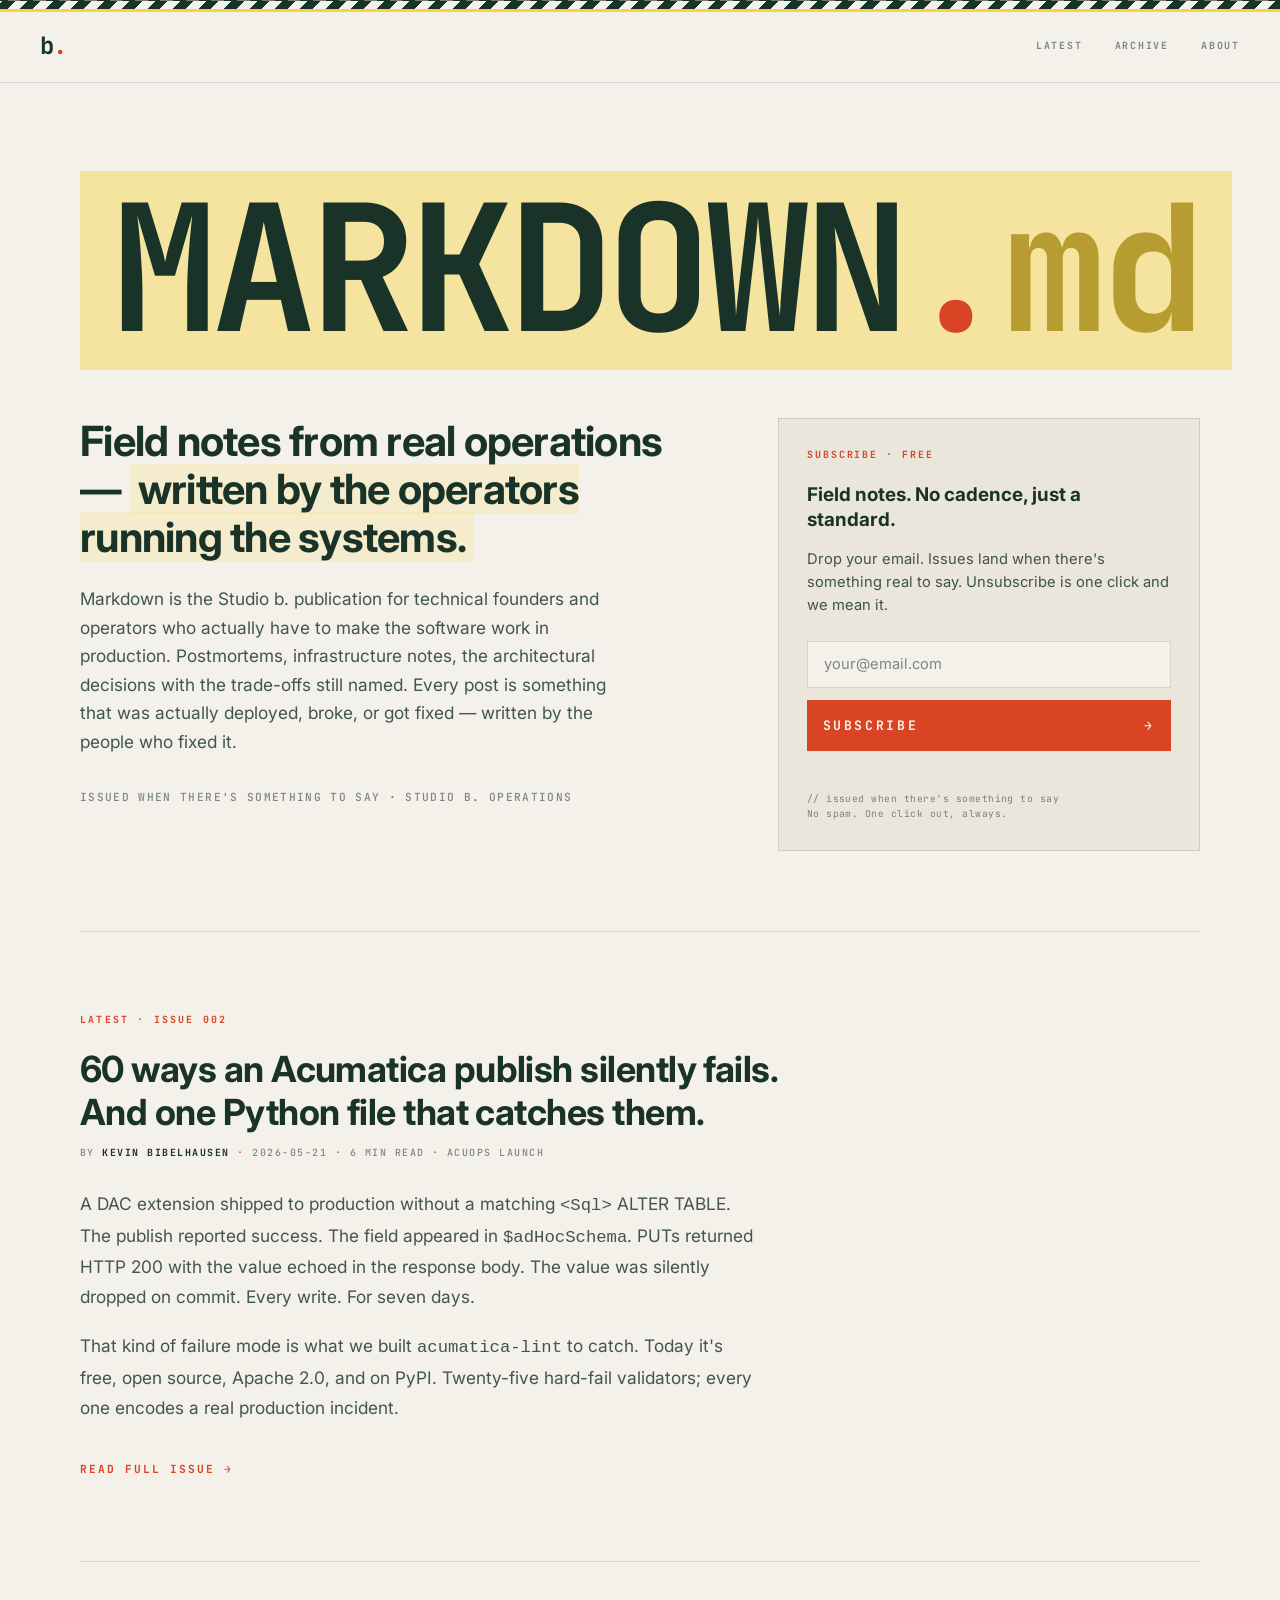
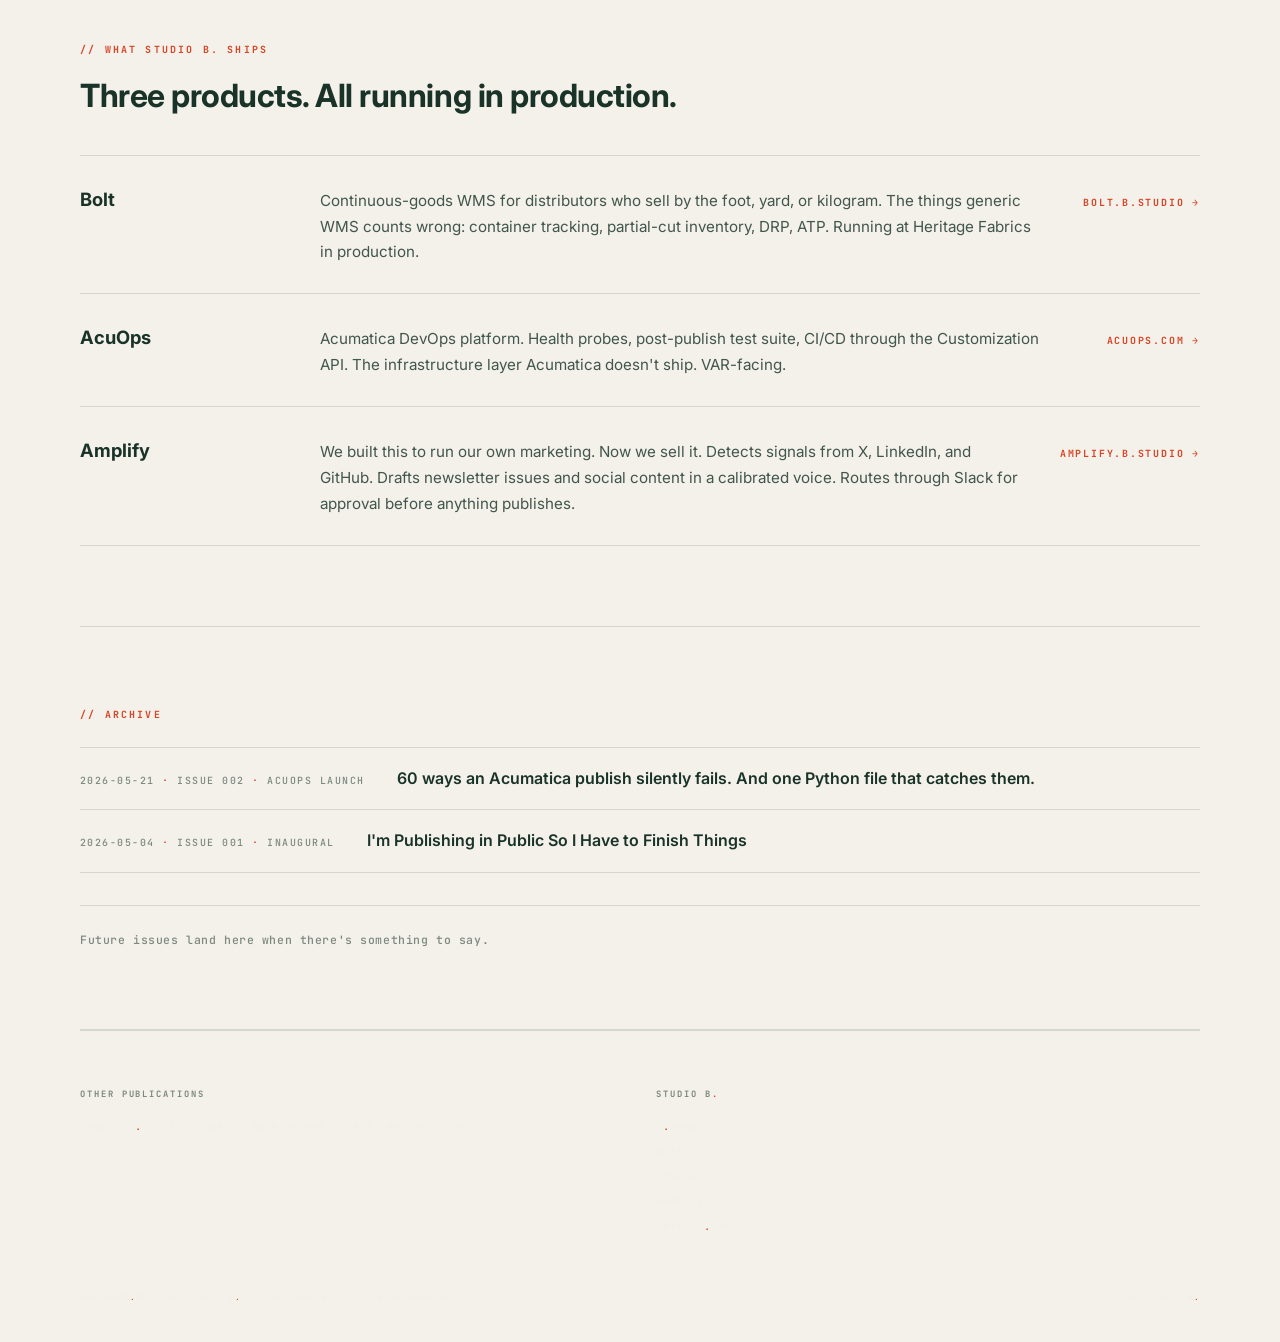
<file: index.html>
<!DOCTYPE html>
<html lang="en">
<head>
  <meta charset="UTF-8" />
  <meta name="viewport" content="width=device-width, initial-scale=1.0" />
  <title>Markdown, by Studio b. — Field notes from real operations.</title>
  <meta name="description" content="A newsletter for operators and technical founders running real operations. War stories from the client work and the products we ship — Bolt, AcuOps, and Amplify.">
  <meta property="og:type" content="website">
  <meta property="og:site_name" content="Markdown, by Studio b.">
  <meta property="og:title" content="Field notes from real operations.">
  <meta property="og:description" content="A newsletter for operators and technical founders. War stories from the client work and the products we ship.">
  <meta property="og:url" content="https://markdown.b.studio">
  <meta name="twitter:card" content="summary_large_image">
  <link rel="preconnect" href="https://fonts.googleapis.com" />
  <link rel="preconnect" href="https://fonts.gstatic.com" crossorigin />
  <link href="https://fonts.googleapis.com/css2?family=Inter:wght@400;500;600;700;800&family=JetBrains+Mono:wght@400;500;700&display=swap" rel="stylesheet" />
  <link rel="stylesheet" href="/assets/header.css" />
  <style>
    *, *::before, *::after { box-sizing: border-box; margin: 0; padding: 0; }

    :root {
      color-scheme: light;
      --bg:             #F4F1EB;            /* paper */
      --surface:        #EAE6DC;            /* paper-dk — cards, panels */
      --surface-2:      #DFDACE;            /* paper-darker — input wells */
      --forest:         #1A3328;
      --display:        #1A3328;            /* primary text — forest */
      --body-text:      rgba(26,51,40,0.82); /* forest @ 82% — body */
      --dim:            rgba(26,51,40,0.55); /* forest @ 55% — meta */
      --rule:           rgba(26,51,40,0.14);
      --vermillion:     #D94425;
      --vermillion-12:  rgba(217,68,37,0.12);
      --yolk:           #F7D344;
      --yolk-dim:       rgba(247,211,68,0.85);
      --yolk-45:        rgba(247,211,68,0.45); /* wordmark wash */
      --yolk-08:        rgba(247,211,68,0.18); /* highlight wash */
      --stripe-height:  10px;
    }

    html { height: 100%; scroll-behavior: smooth; }
    body { background: var(--bg); color: var(--body-text); font-family: 'Inter', sans-serif; font-size: 1rem; line-height: 1.65; min-height: 100vh; -webkit-font-smoothing: antialiased; overflow-x: hidden; }

    /* Stripe: see /assets/header.css (family-wide binary-accent system) */

    /* container */
    .surface {
      max-width: 1200px;
      margin: 0 auto;
      padding: 0 2.5rem;
    }

    /* masthead */
    .masthead {
      display: flex; align-items: center; justify-content: space-between;
      padding: 1.5rem 2.5rem;
      border-bottom: 1px solid var(--rule);
    }
    .bmark {
      font-family: 'JetBrains Mono', monospace;
      font-weight: 700; font-size: 1.5rem;
      color: var(--display); letter-spacing: -0.04em;
      text-decoration: none; line-height: 1;
    }
    .bmark .dot { color: var(--vermillion); }
    .main-nav {
      display: flex; gap: 2rem; align-items: center;
      font-family: 'JetBrains Mono', monospace;
      font-size: 0.62rem; font-weight: 700;
      text-transform: uppercase; letter-spacing: 0.18em;
    }
    .main-nav a {
      color: var(--dim); text-decoration: none; transition: color 0.12s;
    }
    .main-nav a:hover { color: var(--vermillion); }
    .main-nav a.nav-cta {
      background: var(--vermillion);
      color: #fff;
      padding: 0.55rem 1.1rem;
      white-space: nowrap;
      transition: background 0.12s;
    }
    .main-nav a.nav-cta:hover { background: var(--forest); color: #fff; }

    /* hero: full-width wordmark + 60/40 grid */
    .hero {
      padding: 5.5rem 0 5rem;
      border-bottom: 1px solid var(--rule);
    }
    .wordmark {
      font-family: 'JetBrains Mono', monospace;
      font-weight: 700;
      font-size: clamp(4rem, 14vw, 11rem);
      line-height: 1;
      letter-spacing: -0.04em;
      color: var(--forest);
      margin-bottom: 3rem;
      display: inline-block;
      background: var(--yolk-45);
      padding: 0.05em 0.18em 0.08em;
      box-decoration-break: clone;
      -webkit-box-decoration-break: clone;
    }
    .hero-grid {
      display: grid;
      grid-template-columns: 60fr 40fr;
      gap: 4rem;
      align-items: start;
    }
    .wordmark .ext { color: var(--yolk); filter: brightness(0.74); }
    .wordmark .dot { color: var(--vermillion); }
    .hero-left h1 {
      font-family: 'Inter', sans-serif;
      font-weight: 700;
      font-size: clamp(1.85rem, 3.5vw, 2.6rem);
      line-height: 1.15;
      letter-spacing: -0.018em;
      color: var(--display);
      margin-bottom: 1.5rem;
      max-width: 22ch;
    }
    .hero-left h1 .highlight {
      background: var(--yolk-08);
      color: var(--forest);
      padding: 0 0.2em;
      font-weight: 700;
    }
    .hero-lede {
      font-size: 1.08rem;
      line-height: 1.65;
      color: var(--body-text);
      max-width: 50ch;
      margin-bottom: 2rem;
    }
    .hero-meta {
      font-family: 'JetBrains Mono', monospace;
      font-size: 0.7rem; font-weight: 500;
      letter-spacing: 0.12em; text-transform: uppercase;
      color: var(--dim);
    }
    .hero-meta .vm { color: var(--vermillion); }

    /* subscribe card */
    .subscribe-card {
      background: var(--surface);
      padding: 1.75rem;
      border: 1px solid var(--rule);
    }
    .subscribe-card .card-label {
      font-family: 'JetBrains Mono', monospace;
      font-size: 0.62rem; font-weight: 700;
      text-transform: uppercase; letter-spacing: 0.2em;
      color: var(--vermillion);
      margin-bottom: 1.25rem;
    }
    .subscribe-card h3 {
      font-family: 'Inter', sans-serif;
      font-weight: 700; font-size: 1.18rem; line-height: 1.3;
      color: var(--display);
      margin-bottom: 1rem;
    }
    .subscribe-card .card-body {
      font-size: 0.92rem; line-height: 1.55;
      color: var(--body-text);
      margin-bottom: 1.5rem;
    }
    .subscribe-card input[type="email"] {
      width: 100%;
      background: var(--bg); border: 1px solid var(--rule);
      color: var(--display);
      padding: 0.85rem 1rem;
      font-family: 'Inter', sans-serif; font-size: 0.92rem;
      margin-bottom: 0.75rem;
      border-radius: 0;
      outline: none;
      transition: border-color 0.12s;
    }
    .subscribe-card input[type="email"]:focus { border-color: var(--vermillion); }
    .subscribe-card input[type="email"]::placeholder { color: var(--dim); }
    .subscribe-card .submit-btn {
      width: 100%;
      background: var(--vermillion); color: var(--bg);
      border: none;
      padding: 1.05rem 1rem;
      font-family: 'JetBrains Mono', monospace;
      font-size: 0.82rem; font-weight: 700;
      text-transform: uppercase; letter-spacing: 0.2em;
      cursor: pointer; transition: background 0.12s;
      display: flex; justify-content: space-between; align-items: center;
    }
    .subscribe-card .submit-btn:hover { background: #B83820; }
    .subscribe-card .submit-btn[disabled] { opacity: 0.6; cursor: wait; }
    .subscribe-card .footnote {
      margin-top: 1rem;
      font-family: 'JetBrains Mono', monospace;
      font-size: 0.6rem; line-height: 1.6;
      color: var(--dim); letter-spacing: 0.05em;
    }
    .form-status {
      font-family: 'JetBrains Mono', monospace;
      font-size: 0.7rem; color: var(--dim);
      margin-top: 0.75rem; min-height: 1.1em;
      line-height: 1.5;
    }
    .form-status.error { color: var(--vermillion); }
    .form-status.ok { color: var(--yolk); }

    /* featured article block */
    .featured {
      padding: 5rem 0;
      border-bottom: 1px solid var(--rule);
    }
    .sec-eyebrow {
      font-family: 'JetBrains Mono', monospace;
      font-size: 0.62rem; font-weight: 700;
      text-transform: uppercase; letter-spacing: 0.22em;
      color: var(--vermillion);
      margin-bottom: 1.25rem;
    }
    .featured-title {
      font-family: 'Inter', sans-serif;
      font-weight: 700;
      font-size: clamp(1.75rem, 3vw, 2.25rem);
      line-height: 1.2;
      letter-spacing: -0.015em;
      color: var(--display);
      margin-bottom: 0.65rem;
      max-width: 32ch;
      text-decoration: none;
      display: block;
      transition: color 0.12s;
    }
    .featured-title:hover { color: var(--vermillion); }
    .byline {
      font-family: 'JetBrains Mono', monospace;
      font-size: 0.62rem; font-weight: 500;
      text-transform: uppercase; letter-spacing: 0.15em;
      color: var(--dim);
      margin-bottom: 1.75rem;
    }
    .byline .vm { color: var(--vermillion); }
    .byline strong { color: var(--display); font-weight: 700; }
    .featured-lede {
      max-width: 680px;
      font-size: 1.08rem;
      line-height: 1.72;
      color: var(--body-text);
      margin-bottom: 2rem;
    }
    .featured-lede p { margin-bottom: 1.2rem; }
    .read-link {
      font-family: 'JetBrains Mono', monospace;
      font-size: 0.7rem; font-weight: 700;
      text-transform: uppercase; letter-spacing: 0.18em;
      color: var(--vermillion);
      text-decoration: none;
      transition: color 0.12s;
    }
    .read-link:hover { color: var(--display); }

    /* what we ship */
    .ships {
      padding: 5rem 0;
      border-bottom: 1px solid var(--rule);
    }
    .ships-headline {
      font-family: 'Inter', sans-serif;
      font-weight: 700;
      font-size: clamp(1.4rem, 2.5vw, 2rem);
      line-height: 1.15;
      color: var(--display);
      margin-bottom: 2.5rem;
      letter-spacing: -0.015em;
    }
    .ship-card {
      display: grid;
      grid-template-columns: 200px 1fr auto;
      gap: 2.5rem;
      align-items: baseline;
      padding: 1.75rem 0;
      border-top: 1px solid var(--rule);
    }
    .ship-card:last-child { border-bottom: 1px solid var(--rule); }
    .ship-name {
      font-family: 'Inter', sans-serif;
      font-weight: 700; font-size: 1.15rem;
      color: var(--display); text-decoration: none;
      transition: color 0.12s;
    }
    .ship-name:hover { color: var(--vermillion); }
    .ship-body {
      font-size: 0.95rem; line-height: 1.7;
      color: var(--body-text);
    }
    .ship-link {
      font-family: 'JetBrains Mono', monospace;
      font-size: 0.62rem; font-weight: 700;
      letter-spacing: 0.18em; text-transform: uppercase;
      color: var(--vermillion); text-decoration: none;
      white-space: nowrap; transition: color 0.12s;
    }
    .ship-link:hover { color: var(--display); }

    /* archive */
    .archive {
      padding: 5rem 0;
      border-bottom: 1px solid var(--rule);
    }
    .archive-list {
      list-style: none;
      margin-top: 1.5rem;
    }
    .archive-item {
      display: flex;
      align-items: baseline;
      gap: 2rem;
      padding: 1.25rem 0;
      border-top: 1px solid var(--rule);
    }
    .archive-item:last-child { border-bottom: 1px solid var(--rule); }
    .archive-meta {
      font-family: 'JetBrains Mono', monospace;
      font-size: 0.62rem; font-weight: 500;
      text-transform: uppercase; letter-spacing: 0.15em;
      color: var(--dim);
      white-space: nowrap;
      flex-shrink: 0;
    }
    .archive-meta .vm { color: var(--vermillion); }
    .archive-title {
      font-family: 'Inter', sans-serif;
      font-weight: 600; font-size: 1rem;
      color: var(--display);
      text-decoration: none;
      transition: color 0.12s;
      line-height: 1.35;
    }
    .archive-title:hover { color: var(--vermillion); }
    .archive-future {
      font-family: 'JetBrains Mono', monospace;
      font-size: 0.72rem; font-weight: 500;
      color: var(--dim);
      letter-spacing: 0.05em;
      margin-top: 2rem;
      padding-top: 1.5rem;
      border-top: 1px solid var(--rule);
    }

    /* footer */
    footer {
      padding: 3.5rem 0 2rem;
      border-top: 1px solid var(--rule);
      display: grid;
      grid-template-columns: 1fr 1fr;
      gap: 2rem;
    }
    footer h4 {
      font-family: 'JetBrains Mono', monospace;
      font-size: 0.55rem; font-weight: 700;
      letter-spacing: 0.22em; text-transform: uppercase;
      color: var(--dim); margin-bottom: 0.75rem;
    }
    footer a {
      display: block;
      font-family: 'JetBrains Mono', monospace;
      font-size: 0.65rem; letter-spacing: 0.08em;
      color: rgba(237,237,237,0.35); text-decoration: none;
      padding: 0.25rem 0; transition: color 0.12s;
    }
    footer a:hover { color: var(--display); }
    .footer-bottom {
      padding: 1.25rem 0 2.5rem;
      display: flex; justify-content: space-between; align-items: center;
      font-family: 'JetBrains Mono', monospace;
      font-size: 0.5rem; letter-spacing: 0.15em;
      text-transform: uppercase;
      color: rgba(237,237,237,0.2);
      flex-wrap: wrap; gap: 0.5rem;
    }
    .footer-bottom .vm { color: var(--vermillion); }

    /* responsive */
    @media (max-width: 900px) {
      .hero-grid { grid-template-columns: 1fr; gap: 3rem; padding: 3.5rem 0 3rem; }
      .ship-card { grid-template-columns: 1fr; gap: 0.75rem; }
      footer { grid-template-columns: 1fr; }
    }
    @media (max-width: 600px) {
      .surface { padding: 0 1.5rem; }
      .masthead { padding: 1rem 1.5rem; }
      .main-nav { gap: 1rem; }
      .featured, .ships, .archive { padding: 3rem 0; }
      .archive-item { flex-direction: column; gap: 0.4rem; }
      .footer-bottom { flex-direction: column; align-items: flex-start; }
    }
  </style>
</head>
<body>

<div class="caution-stripe"></div>

<div class="masthead">
  <a href="https://b.studio/" class="bmark">b<span class="dot">.</span></a>
  <nav class="main-nav">
    <a href="#featured">Latest</a>
    <a href="#archive">Archive</a>
    <a href="https://b.studio">About</a>
  </nav>
</div>

<div class="surface">

  <!-- hero: wordmark spans full width, then hero text + subscribe side-by-side -->
  <div class="hero">
    <div class="wordmark">MARKDOWN<span class="dot">.</span><span class="ext">md</span></div>
    <div class="hero-grid">
    <div class="hero-left">
      <h1>Field notes from real operations — <span class="highlight">written by the operators running the systems.</span></h1>
      <p class="hero-lede">Markdown is the Studio b. publication for technical founders and operators who actually have to make the software work in production. Postmortems, infrastructure notes, the architectural decisions with the trade-offs still named. Every post is something that was actually deployed, broke, or got fixed — written by the people who fixed it.</p>
      <p class="hero-meta">ISSUED WHEN THERE'S SOMETHING TO SAY <span class="vm">·</span> STUDIO B<span class="vm">.</span> OPERATIONS</p>
    </div>
    <div class="hero-right" id="subscribe">
      <div class="subscribe-card">
        <p class="card-label">Subscribe · free</p>
        <h3>Field notes. No cadence, just a standard.</h3>
        <p class="card-body">Drop your email. Issues land when there's something real to say. Unsubscribe is one click and we mean it.</p>
        <form id="subscribe-form" novalidate>
          <input type="email" id="subscribe-email" placeholder="your@email.com" autocomplete="email" required />
          <button class="submit-btn" type="submit">
            <span>Subscribe</span>
            <span>→</span>
          </button>
        </form>
        <p class="form-status" id="subscribe-status" role="status" aria-live="polite"></p>
        <p class="footnote">// issued when there's something to say<br>No spam. One click out, always.</p>
      </div>
    </div>
    </div>
  </div>

  <!-- featured article: Issue 002 -->
  <section class="featured" id="featured">
    <p class="sec-eyebrow">LATEST · ISSUE 002</p>
    <a href="/issues/002-acumatica-lint-launch.html" class="featured-title">60 ways an Acumatica publish silently fails. And one Python file that catches them.</a>
    <p class="byline">BY <strong>KEVIN BIBELHAUSEN</strong> <span class="vm">·</span> 2026-05-21 <span class="vm">·</span> 6 MIN READ <span class="vm">·</span> ACUOPS LAUNCH</p>
    <div class="featured-lede">
      <p>A DAC extension shipped to production without a matching <code>&lt;Sql&gt;</code> ALTER TABLE. The publish reported success. The field appeared in <code>$adHocSchema</code>. PUTs returned HTTP 200 with the value echoed in the response body. The value was silently dropped on commit. Every write. For seven days.</p>
      <p>That kind of failure mode is what we built <code>acumatica-lint</code> to catch. Today it's free, open source, Apache 2.0, and on PyPI. Twenty-five hard-fail validators; every one encodes a real production incident.</p>
    </div>
    <a href="/issues/002-acumatica-lint-launch.html" class="read-link">Read full issue →</a>
  </section>

  <!-- what we ship -->
  <section class="ships" id="ships">
    <p class="sec-eyebrow">// What Studio b<span style="color:var(--vermillion)">.</span> ships</p>
    <h2 class="ships-headline">Three products. All running in production.</h2>
    <div class="ship-card">
      <a href="https://bolt.b.studio" class="ship-name">Bolt</a>
      <p class="ship-body">Continuous-goods WMS for distributors who sell by the foot, yard, or kilogram. The things generic WMS counts wrong: container tracking, partial-cut inventory, DRP, ATP. Running at Heritage Fabrics in production.</p>
      <a href="https://bolt.b.studio" class="ship-link">bolt.b<span style="color:var(--vermillion)">.</span>studio →</a>
    </div>
    <div class="ship-card">
      <a href="https://acuops.com" class="ship-name">AcuOps</a>
      <p class="ship-body">Acumatica DevOps platform. Health probes, post-publish test suite, CI/CD through the Customization API. The infrastructure layer Acumatica doesn't ship. VAR-facing.</p>
      <a href="https://acuops.com" class="ship-link">acuops.com →</a>
    </div>
    <div class="ship-card">
      <a href="https://amplify.b.studio" class="ship-name">Amplify</a>
      <p class="ship-body">We built this to run our own marketing. Now we sell it. Detects signals from X, LinkedIn, and GitHub. Drafts newsletter issues and social content in a calibrated voice. Routes through Slack for approval before anything publishes.</p>
      <a href="https://amplify.b.studio" class="ship-link">amplify.b<span style="color:var(--vermillion)">.</span>studio →</a>
    </div>
  </section>

  <!-- archive -->
  <section class="archive" id="archive">
    <p class="sec-eyebrow">// Archive</p>
    <ul class="archive-list">
      <li class="archive-item">
        <span class="archive-meta">2026-05-21 <span class="vm">·</span> ISSUE 002 <span class="vm">·</span> ACUOPS LAUNCH</span>
        <a href="/issues/002-acumatica-lint-launch.html" class="archive-title">60 ways an Acumatica publish silently fails. And one Python file that catches them.</a>
      </li>
      <li class="archive-item">
        <span class="archive-meta">2026-05-04 <span class="vm">·</span> ISSUE 001 <span class="vm">·</span> INAUGURAL</span>
        <a href="/issues/001-publishing-in-public.html" class="archive-title">I'm Publishing in Public So I Have to Finish Things</a>
      </li>
    </ul>
    <p class="archive-future">Future issues land here when there's something to say.</p>
  </section>

  <!-- footer -->
  <footer>
    <div>
      <h4>Other publications</h4>
      <a href="https://lmmi.b.studio">Studio b<span style="color:var(--vermillion)">.</span> LMMI — Lower Middle Market Direct Lending Index</a>
    </div>
    <div>
      <h4>Studio b<span style="color:var(--vermillion)">.</span></h4>
      <a href="https://b.studio">b<span style="color:var(--vermillion)">.</span>studio</a>
      <a href="https://bolt.b.studio">Bolt</a>
      <a href="https://acuops.com">AcuOps</a>
      <a href="https://amplify.b.studio">Amplify</a>
      <a href="mailto:hello@b.studio">hello@b<span style="color:var(--vermillion)">.</span>studio</a>
    </div>
  </footer>

  <div class="footer-bottom">
    <span>MARKDOWN<span class="vm">.</span>md · BY STUDIO B<span class="vm">.</span> · PUBLISHED BY KEVIN BIBELHAUSEN</span>
    <span>© 2026 STUDIO B<span class="vm">.</span></span>
  </div>

</div><!-- /surface -->

<script>
(function () {
  var form = document.getElementById('subscribe-form');
  var input = document.getElementById('subscribe-email');
  var status = document.getElementById('subscribe-status');
  var btn = form.querySelector('button[type="submit"]');
  var endpoint = 'https://webhook-router-production-2535.up.railway.app/api/subscribe/markdown';
  form.addEventListener('submit', async function (e) {
    e.preventDefault();
    var email = (input.value || '').trim();
    status.classList.remove('error', 'ok');
    if (!email || !/^[^\s@]+@[^\s@]+\.[^\s@]+$/.test(email)) {
      status.textContent = '// invalid email';
      status.classList.add('error');
      return;
    }
    btn.disabled = true;
    status.textContent = '// subscribing…';
    try {
      var r = await fetch(endpoint, {
        method: 'POST',
        headers: { 'Content-Type': 'application/json' },
        body: JSON.stringify({ email: email, utm_source: 'markdown.b.studio', utm_medium: 'web', utm_campaign: 'subscribe-form' }),
      });
      if (!r.ok) throw new Error('http ' + r.status);
      status.textContent = '// subscribed. check your inbox.';
      status.classList.add('ok');
      input.value = '';
    } catch (err) {
      status.textContent = '// could not subscribe — try again later';
      status.classList.add('error');
    } finally {
      btn.disabled = false;
    }
  });
})();
</script>

</body>
</html>
</file>
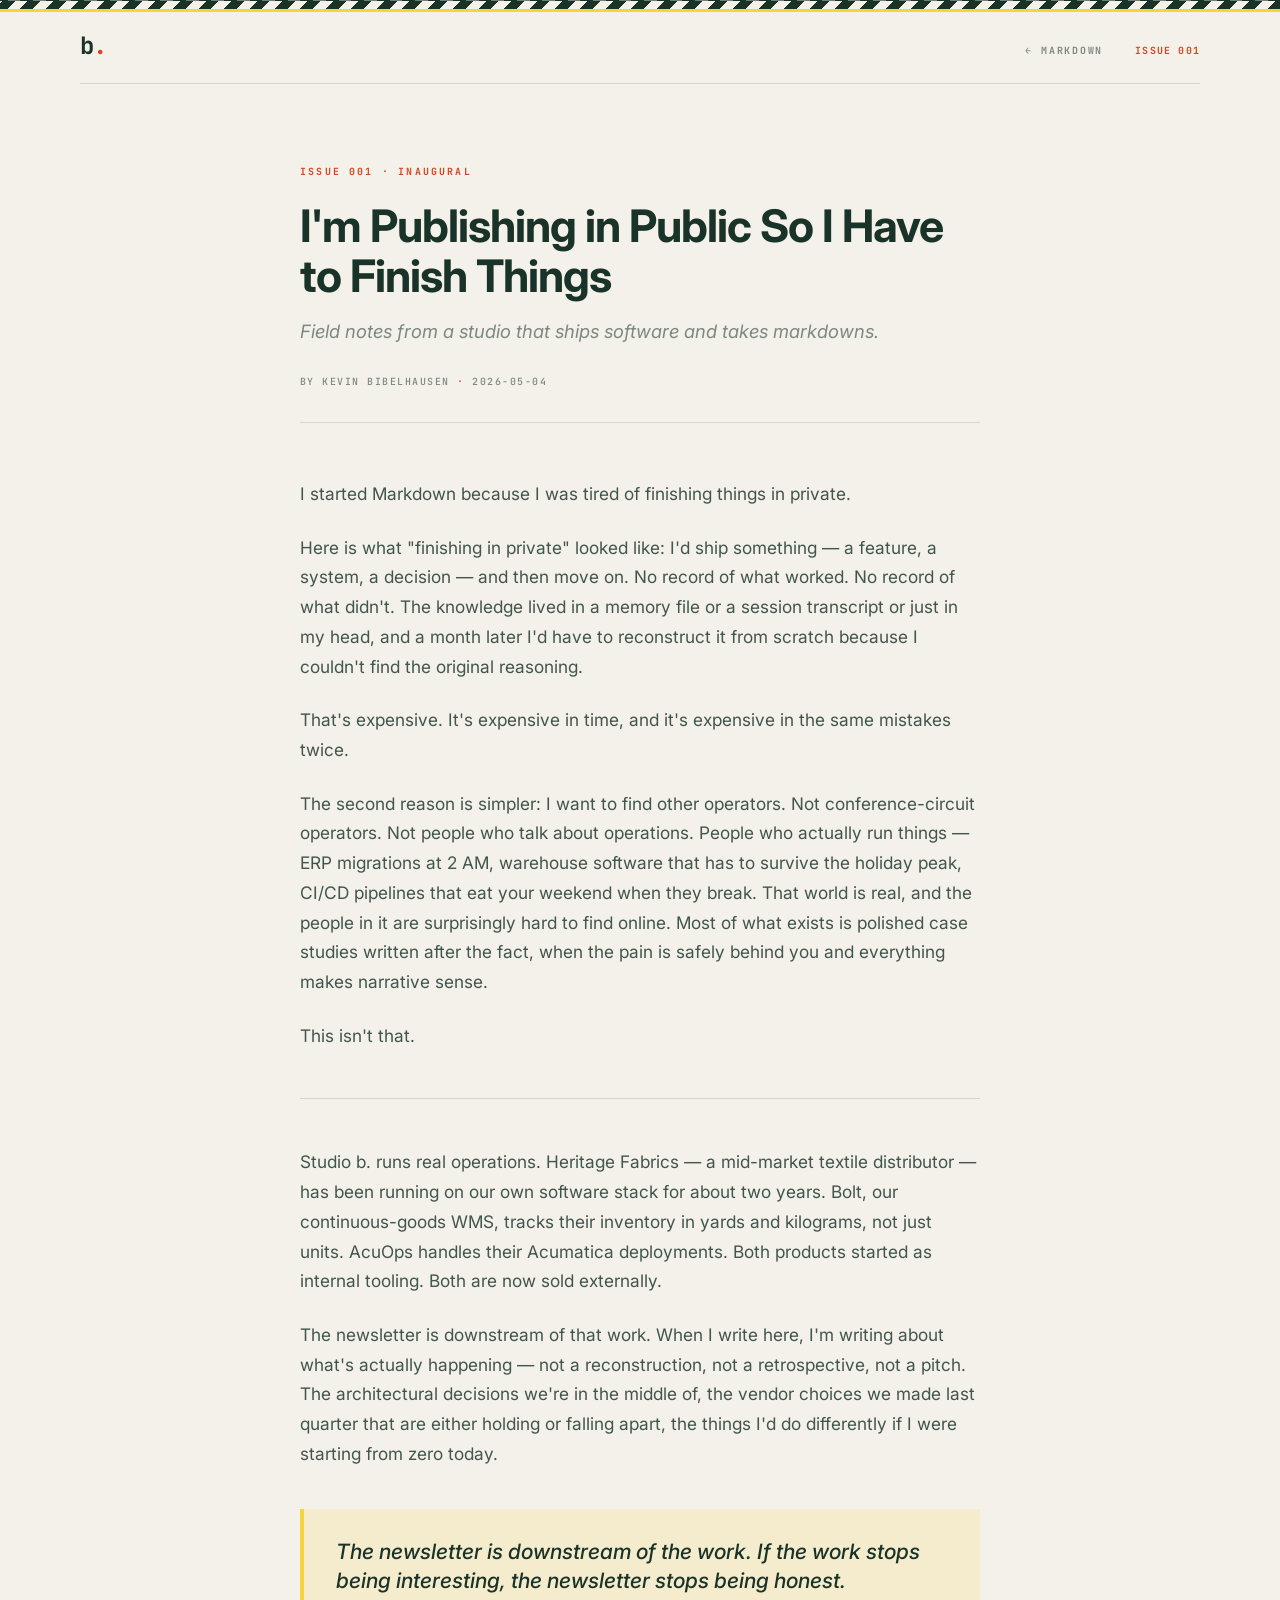
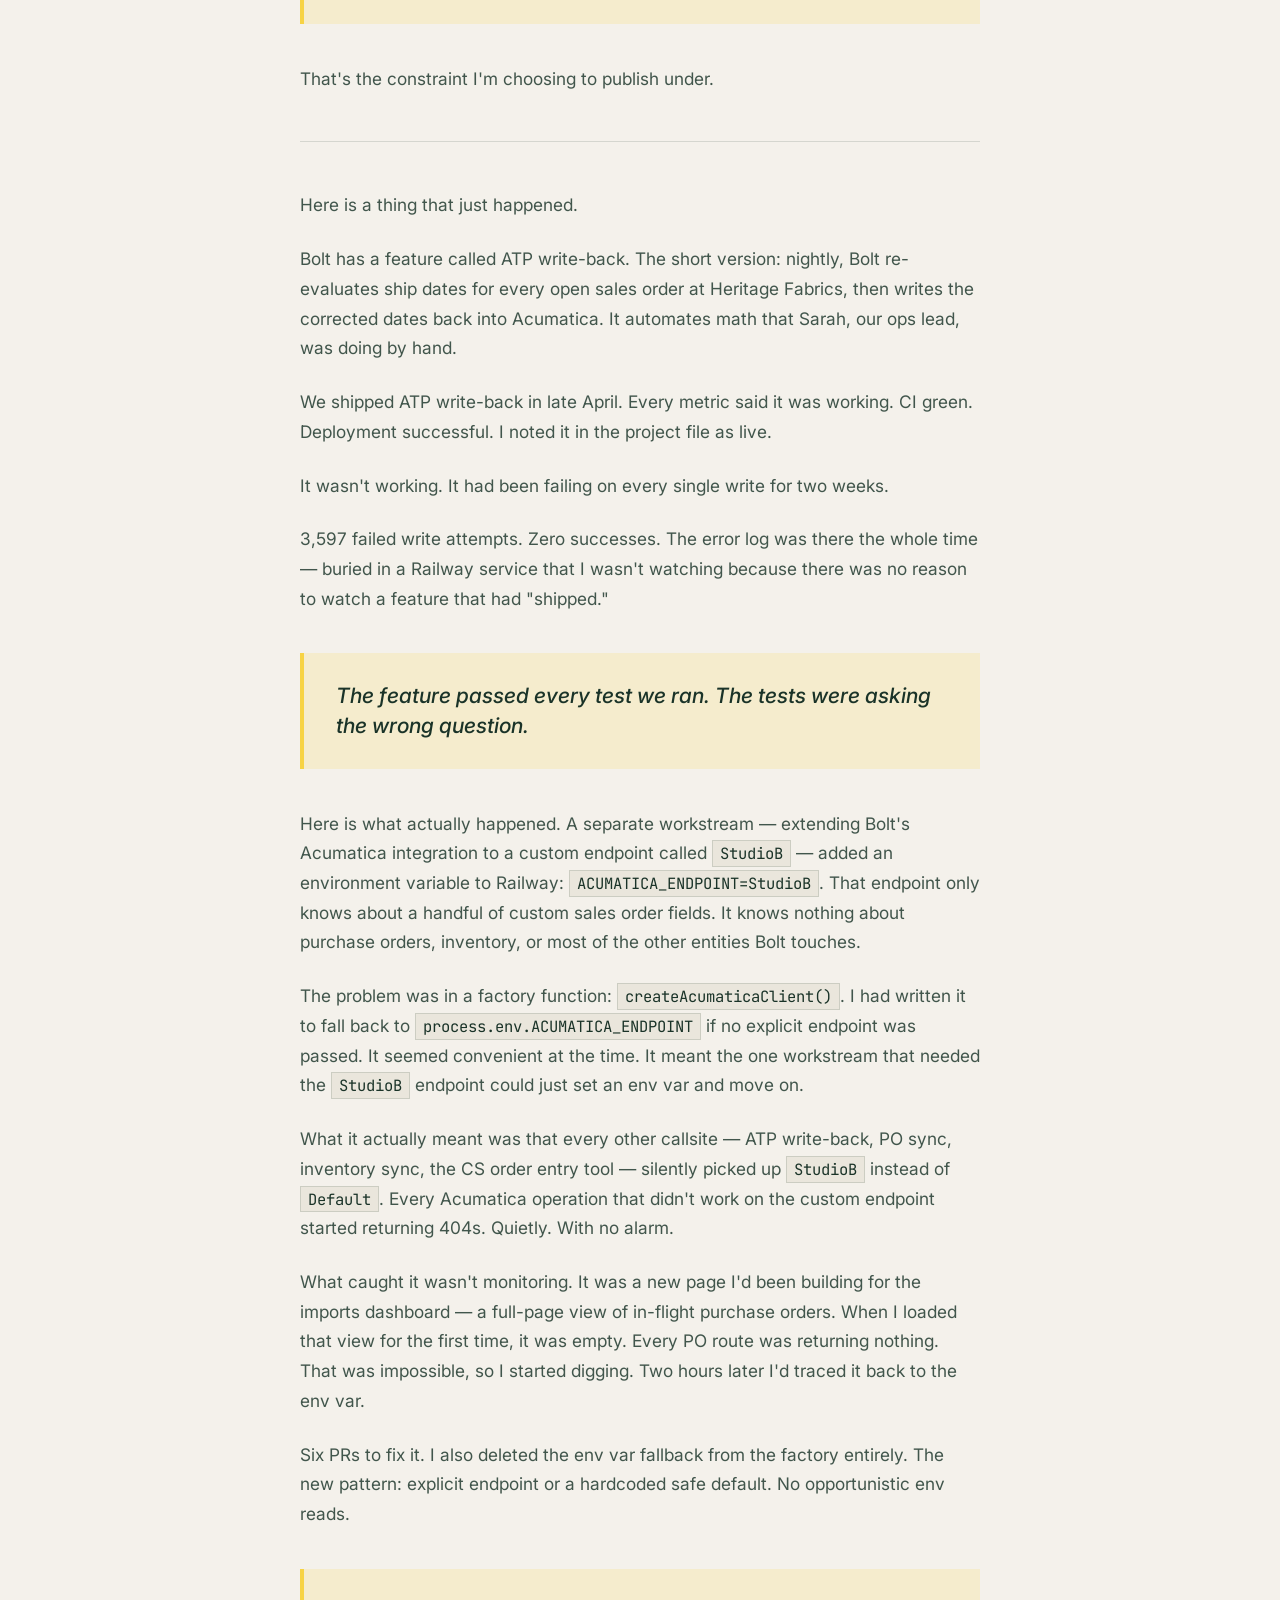
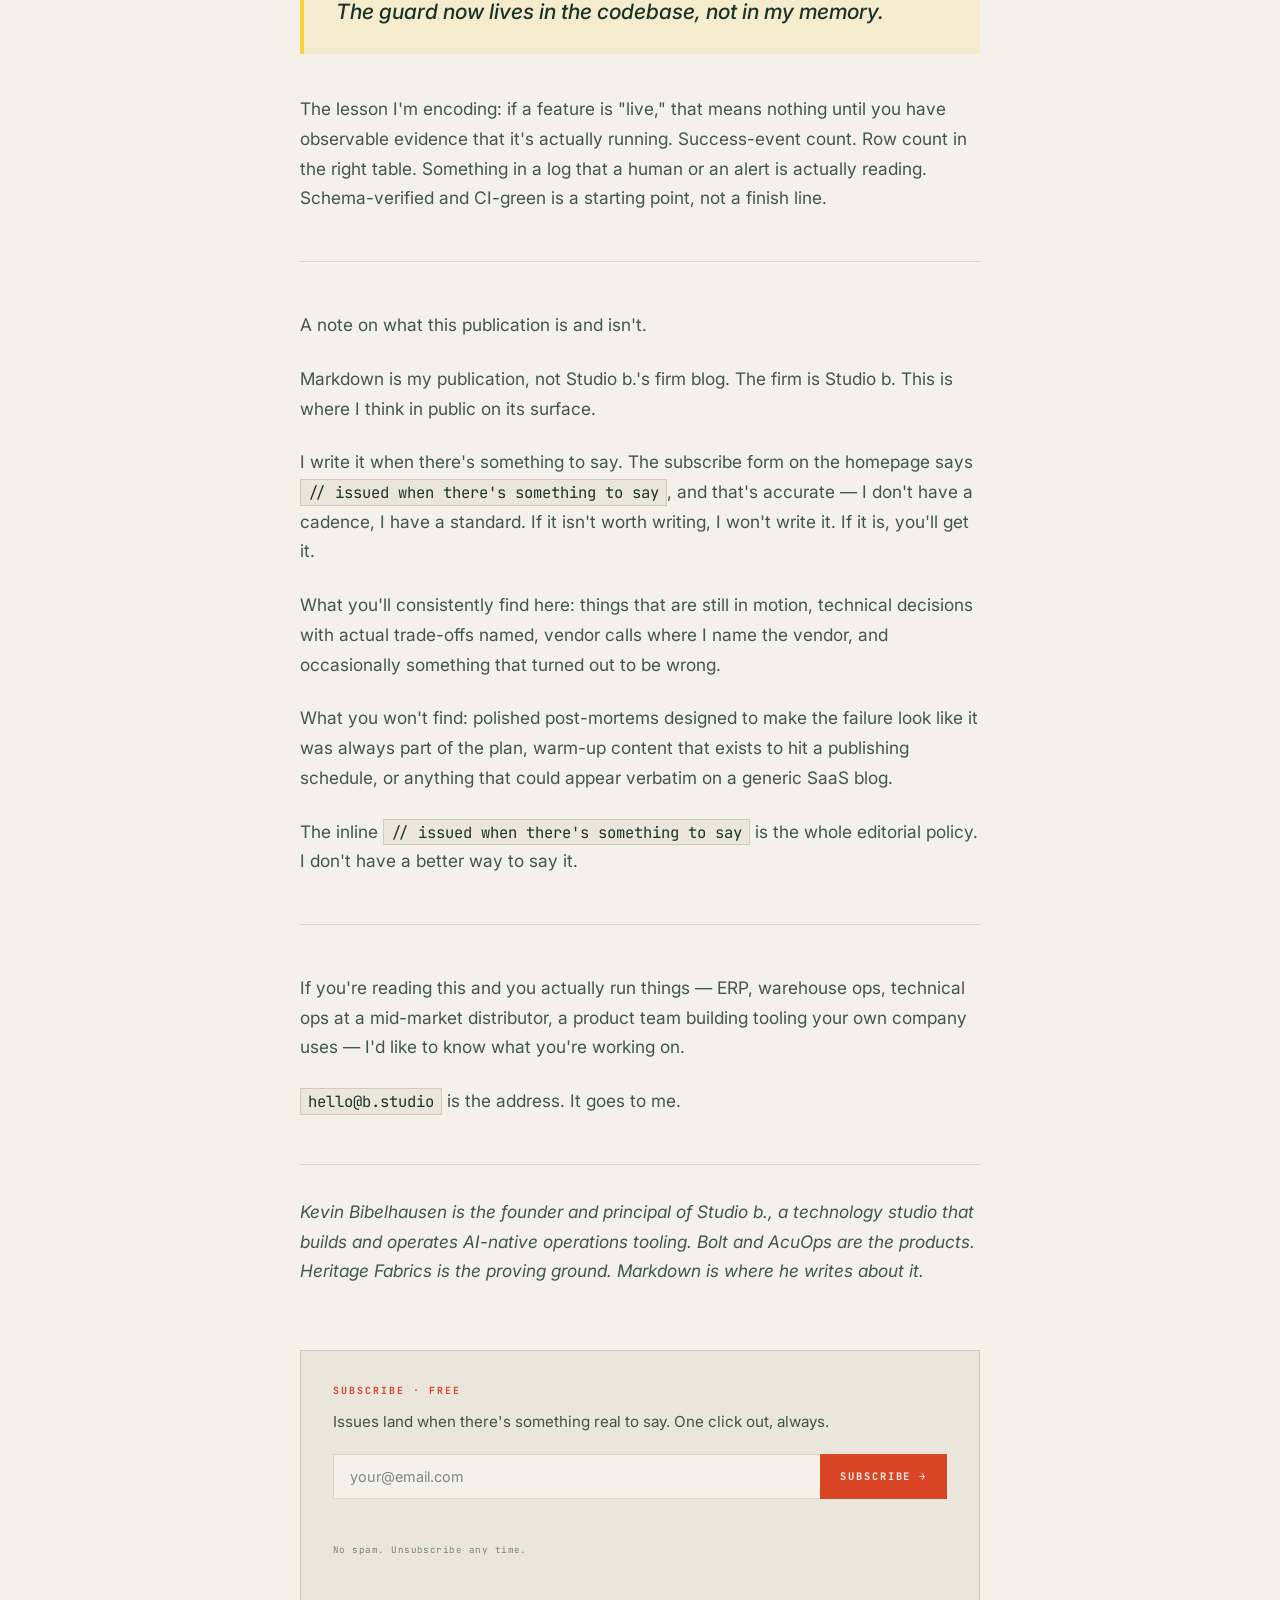
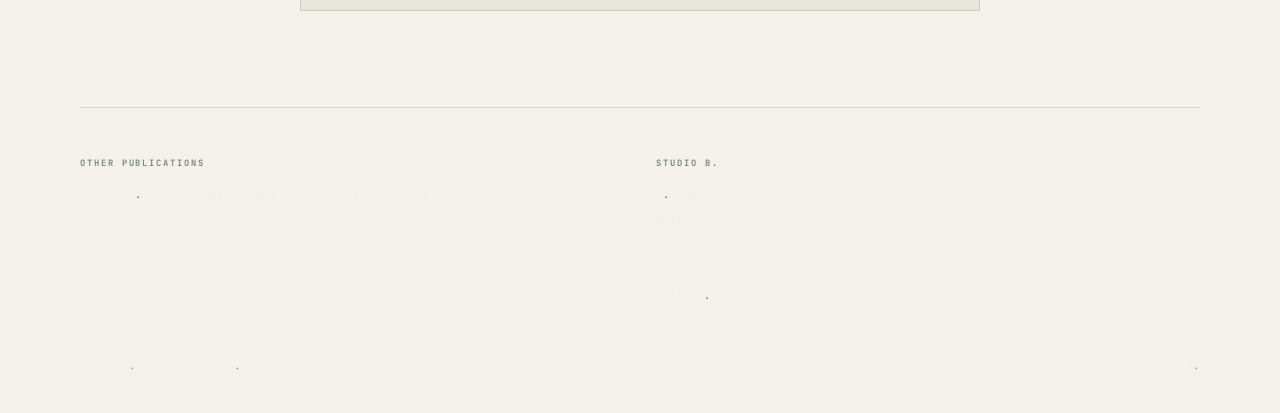
<file: issues/001-publishing-in-public.html>
<!DOCTYPE html>
<html lang="en">
<head>
  <meta charset="UTF-8" />
  <meta name="viewport" content="width=device-width, initial-scale=1.0" />
  <title>Issue 001: I'm Publishing in Public So I Have to Finish Things — Markdown, by Studio b.</title>
  <meta name="description" content="Field notes from a studio that ships software and takes markdowns. Issue 001 by Kevin Bibelhausen.">
  <meta property="og:type" content="article">
  <meta property="og:site_name" content="Markdown, by Studio b.">
  <meta property="og:title" content="I'm Publishing in Public So I Have to Finish Things">
  <meta property="og:description" content="Field notes from a studio that ships software and takes markdowns. Issue 001 — the inaugural issue.">
  <meta property="og:url" content="https://markdown.b.studio/issues/001-publishing-in-public.html">
  <meta name="twitter:card" content="summary_large_image">
  <link rel="preconnect" href="https://fonts.googleapis.com" />
  <link rel="preconnect" href="https://fonts.gstatic.com" crossorigin />
  <link href="https://fonts.googleapis.com/css2?family=Inter:wght@400;500;600;700;800&family=JetBrains+Mono:wght@400;500;700&display=swap" rel="stylesheet" />
  <link rel="stylesheet" href="/assets/header.css" />
  <style>
    *, *::before, *::after { box-sizing: border-box; margin: 0; padding: 0; }

    :root {
      color-scheme: light;
      --bg:             #F4F1EB;            /* paper */
      --surface:        #EAE6DC;            /* paper-dk — code blocks, callouts */
      --surface-2:      #DFDACE;            /* paper-darker */
      --forest:         #1A3328;
      --display:        #1A3328;            /* primary text — forest */
      --body-text:      rgba(26,51,40,0.82);
      --dim:            rgba(26,51,40,0.55);
      --rule:           rgba(26,51,40,0.14);
      --vermillion:     #D94425;
      --vermillion-12:  rgba(217,68,37,0.12);
      --yolk:           #F7D344;
      --yolk-dim:       rgba(247,211,68,0.85);
      --yolk-45:        rgba(247,211,68,0.45);
      --yolk-08:        rgba(247,211,68,0.18); /* highlight wash */
      --stripe-height:  10px;
    }

    html { height: 100%; scroll-behavior: smooth; }
    body { background: var(--bg); color: var(--body-text); font-family: 'Inter', sans-serif; font-size: 1rem; line-height: 1.65; min-height: 100vh; -webkit-font-smoothing: antialiased; overflow-x: hidden; }

    /* Stripe: see /assets/header.css (family-wide binary-accent system) */

    /* container */
    .surface {
      max-width: 1200px;
      margin: 0 auto;
      padding: 0 2.5rem;
    }

    /* masthead */
    .masthead {
      display: flex; align-items: baseline; justify-content: space-between;
      padding: 1.5rem 0;
      border-bottom: 1px solid var(--rule);
    }
    .bmark {
      font-family: 'JetBrains Mono', monospace;
      font-weight: 700; font-size: 1.5rem;
      color: var(--display); letter-spacing: -0.04em;
      text-decoration: none; line-height: 1;
    }
    .bmark .dot { color: var(--vermillion); }
    .main-nav {
      display: flex; gap: 2rem; align-items: baseline;
      font-family: 'JetBrains Mono', monospace;
      font-size: 0.62rem; font-weight: 700;
      text-transform: uppercase; letter-spacing: 0.18em;
    }
    .main-nav a {
      color: var(--dim); text-decoration: none; transition: color 0.12s;
    }
    .main-nav a:hover { color: var(--vermillion); }
    .nav-back { color: var(--dim); }
    .nav-back:hover { color: var(--display) !important; }
    .nav-issue {
      color: var(--vermillion) !important;
      letter-spacing: 0.12em;
    }

    /* article layout */
    .article-wrap {
      max-width: 680px;
      margin: 0 auto;
      padding: 5rem 0 6rem;
    }

    .article-eyebrow {
      font-family: 'JetBrains Mono', monospace;
      font-size: 0.62rem; font-weight: 700;
      text-transform: uppercase; letter-spacing: 0.22em;
      color: var(--vermillion);
      margin-bottom: 1.25rem;
    }

    .article-h1 {
      font-family: 'Inter', sans-serif;
      font-weight: 700;
      font-size: clamp(2rem, 4vw, 2.8rem);
      line-height: 1.12;
      letter-spacing: -0.022em;
      color: var(--display);
      margin-bottom: 1rem;
    }

    .article-subtitle {
      font-family: 'Inter', sans-serif;
      font-style: italic;
      font-size: 1.15rem;
      line-height: 1.55;
      color: var(--dim);
      margin-bottom: 1.75rem;
    }

    .article-byline {
      font-family: 'JetBrains Mono', monospace;
      font-size: 0.62rem; font-weight: 500;
      text-transform: uppercase; letter-spacing: 0.15em;
      color: var(--dim);
      margin-bottom: 3.5rem;
      padding-bottom: 2rem;
      border-bottom: 1px solid var(--rule);
    }
    .article-byline .vm { color: var(--vermillion); }

    /* body */
    .article-body p {
      font-size: 1.08rem;
      line-height: 1.72;
      color: var(--body-text);
      margin-bottom: 1.5rem;
    }
    .article-body p strong { color: var(--display); font-weight: 600; }

    .article-body code {
      font-family: 'JetBrains Mono', monospace;
      font-size: 0.9em;
      background: var(--surface);
      padding: 0.12em 0.45em;
      border: 1px solid var(--rule);
      color: var(--forest);
      border-radius: 0;
    }

    /* section dividers */
    .article-body hr {
      border: none;
      border-top: 1px solid var(--rule);
      margin: 3rem 0;
    }

    /* pull quotes */
    .pull-quote {
      margin: 2.5rem 0;
      padding: 1.75rem 2rem;
      border-left: 4px solid var(--yolk);
      background: var(--yolk-08);
      font-family: 'Inter', sans-serif;
      font-style: italic;
      font-weight: 500;
      font-size: 1.32rem;
      line-height: 1.4;
      color: var(--display);
    }

    /* bio / sign-off */
    .article-bio {
      margin-top: 3rem;
      padding-top: 2rem;
      border-top: 1px solid var(--rule);
      font-style: italic;
      font-size: 0.92rem;
      line-height: 1.65;
      color: var(--dim);
    }
    .article-bio a {
      color: var(--dim);
      text-decoration: underline;
      text-underline-offset: 3px;
      transition: color 0.12s;
    }
    .article-bio a:hover { color: var(--display); }

    /* subscribe CTA inline */
    .article-subscribe {
      margin-top: 4rem;
      padding: 2rem;
      background: var(--surface);
      border: 1px solid var(--rule);
    }
    .article-subscribe .cta-label {
      font-family: 'JetBrains Mono', monospace;
      font-size: 0.62rem; font-weight: 700;
      text-transform: uppercase; letter-spacing: 0.2em;
      color: var(--vermillion);
      margin-bottom: 0.75rem;
    }
    .article-subscribe p {
      font-size: 0.95rem; line-height: 1.55;
      color: var(--body-text);
      margin-bottom: 1.25rem;
    }
    .article-subscribe form {
      display: flex; gap: 0;
    }
    .article-subscribe input[type="email"] {
      flex: 1;
      background: var(--bg); border: 1px solid var(--rule); border-right: none;
      color: var(--display);
      padding: 0.8rem 1rem;
      font-family: 'Inter', sans-serif; font-size: 0.9rem;
      outline: none; border-radius: 0;
      transition: border-color 0.12s;
    }
    .article-subscribe input[type="email"]:focus { border-color: var(--vermillion); }
    .article-subscribe input[type="email"]::placeholder { color: var(--dim); }
    .article-subscribe .submit-btn {
      background: var(--vermillion); color: var(--bg);
      border: none; padding: 0.8rem 1.25rem;
      font-family: 'JetBrains Mono', monospace;
      font-size: 0.65rem; font-weight: 700;
      text-transform: uppercase; letter-spacing: 0.18em;
      cursor: pointer; transition: background 0.12s;
      white-space: nowrap;
    }
    .article-subscribe .submit-btn:hover { background: #B83820; }
    .article-subscribe .submit-btn[disabled] { opacity: 0.6; cursor: wait; }
    .article-subscribe .footnote {
      margin-top: 0.75rem;
      font-family: 'JetBrains Mono', monospace;
      font-size: 0.58rem; color: var(--dim); letter-spacing: 0.05em;
    }
    .form-status-article {
      font-family: 'JetBrains Mono', monospace;
      font-size: 0.65rem; color: var(--dim);
      margin-top: 0.6rem; min-height: 1em; line-height: 1.5;
    }
    .form-status-article.error { color: var(--vermillion); }
    .form-status-article.ok { color: var(--yolk); }

    /* footer */
    .article-footer {
      border-top: 1px solid var(--rule);
      padding: 3rem 0 2rem;
      display: grid;
      grid-template-columns: 1fr 1fr;
      gap: 2rem;
    }
    .article-footer h4 {
      font-family: 'JetBrains Mono', monospace;
      font-size: 0.55rem; font-weight: 700;
      letter-spacing: 0.22em; text-transform: uppercase;
      color: var(--dim); margin-bottom: 0.75rem;
    }
    .article-footer a {
      display: block;
      font-family: 'JetBrains Mono', monospace;
      font-size: 0.65rem; letter-spacing: 0.08em;
      color: rgba(237,237,237,0.35); text-decoration: none;
      padding: 0.25rem 0; transition: color 0.12s;
    }
    .article-footer a:hover { color: var(--display); }
    .footer-bottom {
      padding: 1.25rem 0 2.5rem;
      display: flex; justify-content: space-between; align-items: center;
      font-family: 'JetBrains Mono', monospace;
      font-size: 0.5rem; letter-spacing: 0.15em; text-transform: uppercase;
      color: rgba(237,237,237,0.2);
      flex-wrap: wrap; gap: 0.5rem;
    }
    .footer-bottom .vm { color: var(--vermillion); }

    /* responsive */
    @media (max-width: 760px) {
      .article-wrap { padding: 3rem 0 4rem; }
      .article-h1 { font-size: 1.9rem; }
      .pull-quote { font-size: 1.15rem; padding: 1.25rem 1.5rem; }
      .article-subscribe form { flex-direction: column; }
      .article-subscribe input[type="email"] { border-right: 1px solid var(--rule); border-bottom: none; }
      .article-subscribe .submit-btn { width: 100%; }
      .article-footer { grid-template-columns: 1fr; }
    }
    @media (max-width: 600px) {
      .surface { padding: 0 1.5rem; }
      .masthead { padding: 1rem 0; }
      .main-nav { gap: 1rem; }
    }
  </style>
</head>
<body>

<div class="caution-stripe"></div>

<div class="surface">

  <div class="masthead">
    <a href="https://b.studio/" class="bmark">b<span class="dot">.</span></a>
    <nav class="main-nav">
      <a href="/" class="nav-back">← Markdown</a>
      <span class="nav-issue">Issue 001</span>
    </nav>
  </div>

  <div class="article-wrap">

    <p class="article-eyebrow">ISSUE 001 · INAUGURAL</p>
    <h1 class="article-h1">I'm Publishing in Public So I Have to Finish Things</h1>
    <p class="article-subtitle">Field notes from a studio that ships software and takes markdowns.</p>
    <p class="article-byline">BY KEVIN BIBELHAUSEN <span class="vm">·</span> 2026-05-04</p>

    <div class="article-body">

      <p>I started Markdown because I was tired of finishing things in private.</p>

      <p>Here is what "finishing in private" looked like: I'd ship something — a feature, a system, a decision — and then move on. No record of what worked. No record of what didn't. The knowledge lived in a memory file or a session transcript or just in my head, and a month later I'd have to reconstruct it from scratch because I couldn't find the original reasoning.</p>

      <p>That's expensive. It's expensive in time, and it's expensive in the same mistakes twice.</p>

      <p>The second reason is simpler: I want to find other operators. Not conference-circuit operators. Not people who talk about operations. People who actually run things — ERP migrations at 2 AM, warehouse software that has to survive the holiday peak, CI/CD pipelines that eat your weekend when they break. That world is real, and the people in it are surprisingly hard to find online. Most of what exists is polished case studies written after the fact, when the pain is safely behind you and everything makes narrative sense.</p>

      <p>This isn't that.</p>

      <hr>

      <p>Studio b. runs real operations. Heritage Fabrics — a mid-market textile distributor — has been running on our own software stack for about two years. Bolt, our continuous-goods WMS, tracks their inventory in yards and kilograms, not just units. AcuOps handles their Acumatica deployments. Both products started as internal tooling. Both are now sold externally.</p>

      <p>The newsletter is downstream of that work. When I write here, I'm writing about what's actually happening — not a reconstruction, not a retrospective, not a pitch. The architectural decisions we're in the middle of, the vendor choices we made last quarter that are either holding or falling apart, the things I'd do differently if I were starting from zero today.</p>

      <div class="pull-quote">
        The newsletter is downstream of the work. If the work stops being interesting, the newsletter stops being honest.
      </div>

      <p>That's the constraint I'm choosing to publish under.</p>

      <hr>

      <p>Here is a thing that just happened.</p>

      <p>Bolt has a feature called ATP write-back. The short version: nightly, Bolt re-evaluates ship dates for every open sales order at Heritage Fabrics, then writes the corrected dates back into Acumatica. It automates math that Sarah, our ops lead, was doing by hand.</p>

      <p>We shipped ATP write-back in late April. Every metric said it was working. CI green. Deployment successful. I noted it in the project file as live.</p>

      <p>It wasn't working. It had been failing on every single write for two weeks.</p>

      <p>3,597 failed write attempts. Zero successes. The error log was there the whole time — buried in a Railway service that I wasn't watching because there was no reason to watch a feature that had "shipped."</p>

      <div class="pull-quote">
        The feature passed every test we ran. The tests were asking the wrong question.
      </div>

      <p>Here is what actually happened. A separate workstream — extending Bolt's Acumatica integration to a custom endpoint called <code>StudioB</code> — added an environment variable to Railway: <code>ACUMATICA_ENDPOINT=StudioB</code>. That endpoint only knows about a handful of custom sales order fields. It knows nothing about purchase orders, inventory, or most of the other entities Bolt touches.</p>

      <p>The problem was in a factory function: <code>createAcumaticaClient()</code>. I had written it to fall back to <code>process.env.ACUMATICA_ENDPOINT</code> if no explicit endpoint was passed. It seemed convenient at the time. It meant the one workstream that needed the <code>StudioB</code> endpoint could just set an env var and move on.</p>

      <p>What it actually meant was that every other callsite — ATP write-back, PO sync, inventory sync, the CS order entry tool — silently picked up <code>StudioB</code> instead of <code>Default</code>. Every Acumatica operation that didn't work on the custom endpoint started returning 404s. Quietly. With no alarm.</p>

      <p>What caught it wasn't monitoring. It was a new page I'd been building for the imports dashboard — a full-page view of in-flight purchase orders. When I loaded that view for the first time, it was empty. Every PO route was returning nothing. That was impossible, so I started digging. Two hours later I'd traced it back to the env var.</p>

      <p>Six PRs to fix it. I also deleted the env var fallback from the factory entirely. The new pattern: explicit endpoint or a hardcoded safe default. No opportunistic env reads.</p>

      <div class="pull-quote">
        The guard now lives in the codebase, not in my memory.
      </div>

      <p>The lesson I'm encoding: if a feature is "live," that means nothing until you have observable evidence that it's actually running. Success-event count. Row count in the right table. Something in a log that a human or an alert is actually reading. Schema-verified and CI-green is a starting point, not a finish line.</p>

      <hr>

      <p>A note on what this publication is and isn't.</p>

      <p>Markdown is my publication, not Studio b.'s firm blog. The firm is Studio b. This is where I think in public on its surface.</p>

      <p>I write it when there's something to say. The subscribe form on the homepage says <code>// issued when there's something to say</code>, and that's accurate — I don't have a cadence, I have a standard. If it isn't worth writing, I won't write it. If it is, you'll get it.</p>

      <p>What you'll consistently find here: things that are still in motion, technical decisions with actual trade-offs named, vendor calls where I name the vendor, and occasionally something that turned out to be wrong.</p>

      <p>What you won't find: polished post-mortems designed to make the failure look like it was always part of the plan, warm-up content that exists to hit a publishing schedule, or anything that could appear verbatim on a generic SaaS blog.</p>

      <p>The inline <code>// issued when there's something to say</code> is the whole editorial policy. I don't have a better way to say it.</p>

      <hr>

      <p>If you're reading this and you actually run things — ERP, warehouse ops, technical ops at a mid-market distributor, a product team building tooling your own company uses — I'd like to know what you're working on.</p>

      <p><code>hello@b.studio</code> is the address. It goes to me.</p>

      <p class="article-bio">Kevin Bibelhausen is the founder and principal of Studio b., a technology studio that builds and operates AI-native operations tooling. Bolt and AcuOps are the products. Heritage Fabrics is the proving ground. Markdown is where he writes about it.</p>

    </div><!-- /article-body -->

    <!-- inline subscribe CTA -->
    <div class="article-subscribe">
      <p class="cta-label">Subscribe · free</p>
      <p>Issues land when there's something real to say. One click out, always.</p>
      <form id="subscribe-form-article" novalidate>
        <input type="email" id="subscribe-email-article" placeholder="your@email.com" autocomplete="email" required />
        <button class="submit-btn" type="submit">Subscribe →</button>
      </form>
      <p class="form-status-article" id="subscribe-status-article" role="status" aria-live="polite"></p>
      <p class="footnote">No spam. Unsubscribe any time.</p>
    </div>

  </div><!-- /article-wrap -->

  <footer class="article-footer">
    <div>
      <h4>Other publications</h4>
      <a href="https://lmmi.b.studio">Studio b<span style="color:var(--vermillion)">.</span> LMMI — Lower Middle Market Direct Lending Index</a>
    </div>
    <div>
      <h4>Studio b<span style="color:var(--vermillion)">.</span></h4>
      <a href="https://b.studio">b<span style="color:var(--vermillion)">.</span>studio</a>
      <a href="https://bolt.b.studio">Bolt</a>
      <a href="https://acuops.com">AcuOps</a>
      <a href="https://amplify.b.studio">Amplify</a>
      <a href="mailto:hello@b.studio">hello@b<span style="color:var(--vermillion)">.</span>studio</a>
    </div>
  </footer>

  <div class="footer-bottom">
    <span>MARKDOWN<span class="vm">.</span>md · BY STUDIO B<span class="vm">.</span> · PUBLISHED BY KEVIN BIBELHAUSEN</span>
    <span>© 2026 STUDIO B<span class="vm">.</span></span>
  </div>

</div><!-- /surface -->

<script>
(function () {
  var form = document.getElementById('subscribe-form-article');
  var input = document.getElementById('subscribe-email-article');
  var status = document.getElementById('subscribe-status-article');
  var btn = form.querySelector('button[type="submit"]');
  var endpoint = 'https://webhook-router-production-2535.up.railway.app/api/subscribe/markdown';
  form.addEventListener('submit', async function (e) {
    e.preventDefault();
    var email = (input.value || '').trim();
    status.classList.remove('error', 'ok');
    if (!email || !/^[^\s@]+@[^\s@]+\.[^\s@]+$/.test(email)) {
      status.textContent = '// invalid email';
      status.classList.add('error');
      return;
    }
    btn.disabled = true;
    status.textContent = '// subscribing…';
    try {
      var r = await fetch(endpoint, {
        method: 'POST',
        headers: { 'Content-Type': 'application/json' },
        body: JSON.stringify({ email: email, utm_source: 'markdown.b.studio', utm_medium: 'web', utm_campaign: 'subscribe-form-article' }),
      });
      if (!r.ok) throw new Error('http ' + r.status);
      status.textContent = '// subscribed. check your inbox.';
      status.classList.add('ok');
      input.value = '';
    } catch (err) {
      status.textContent = '// could not subscribe — try again later';
      status.classList.add('error');
    } finally {
      btn.disabled = false;
    }
  });
})();
</script>

</body>
</html>
</file>
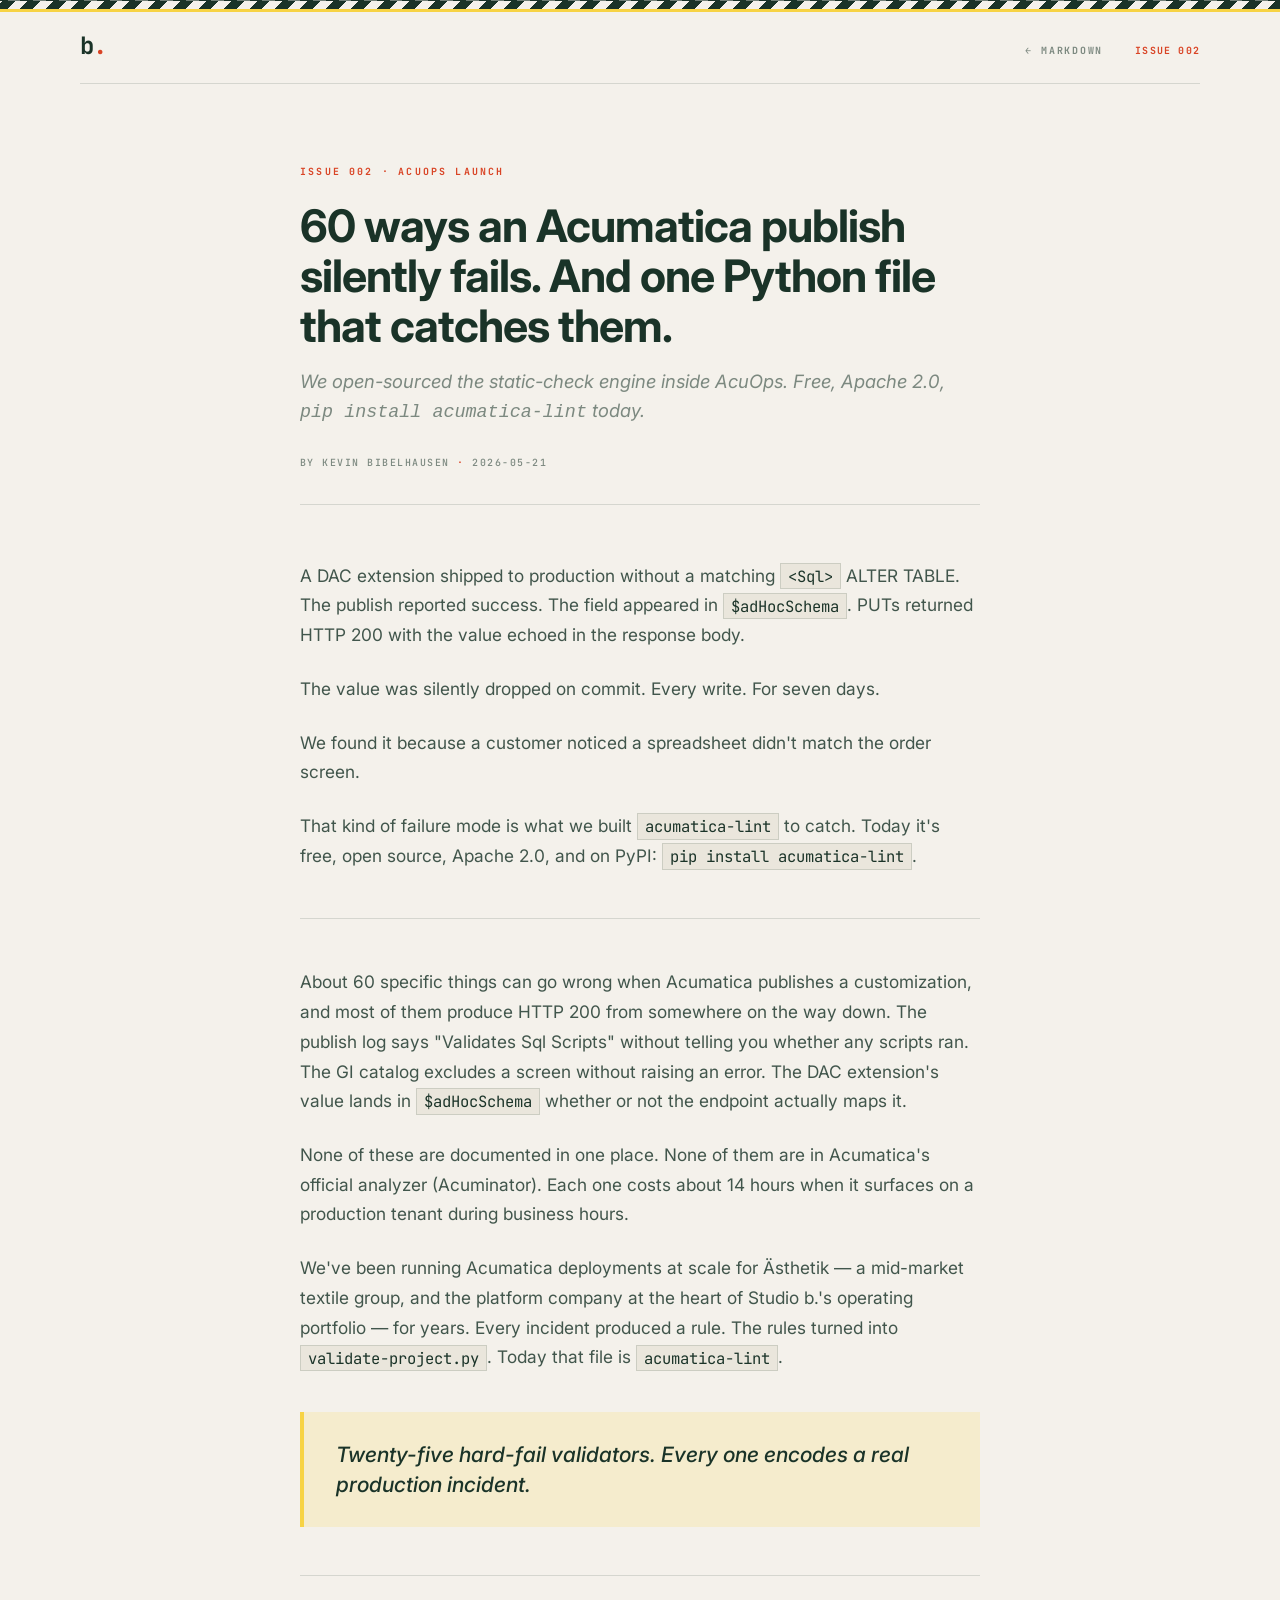
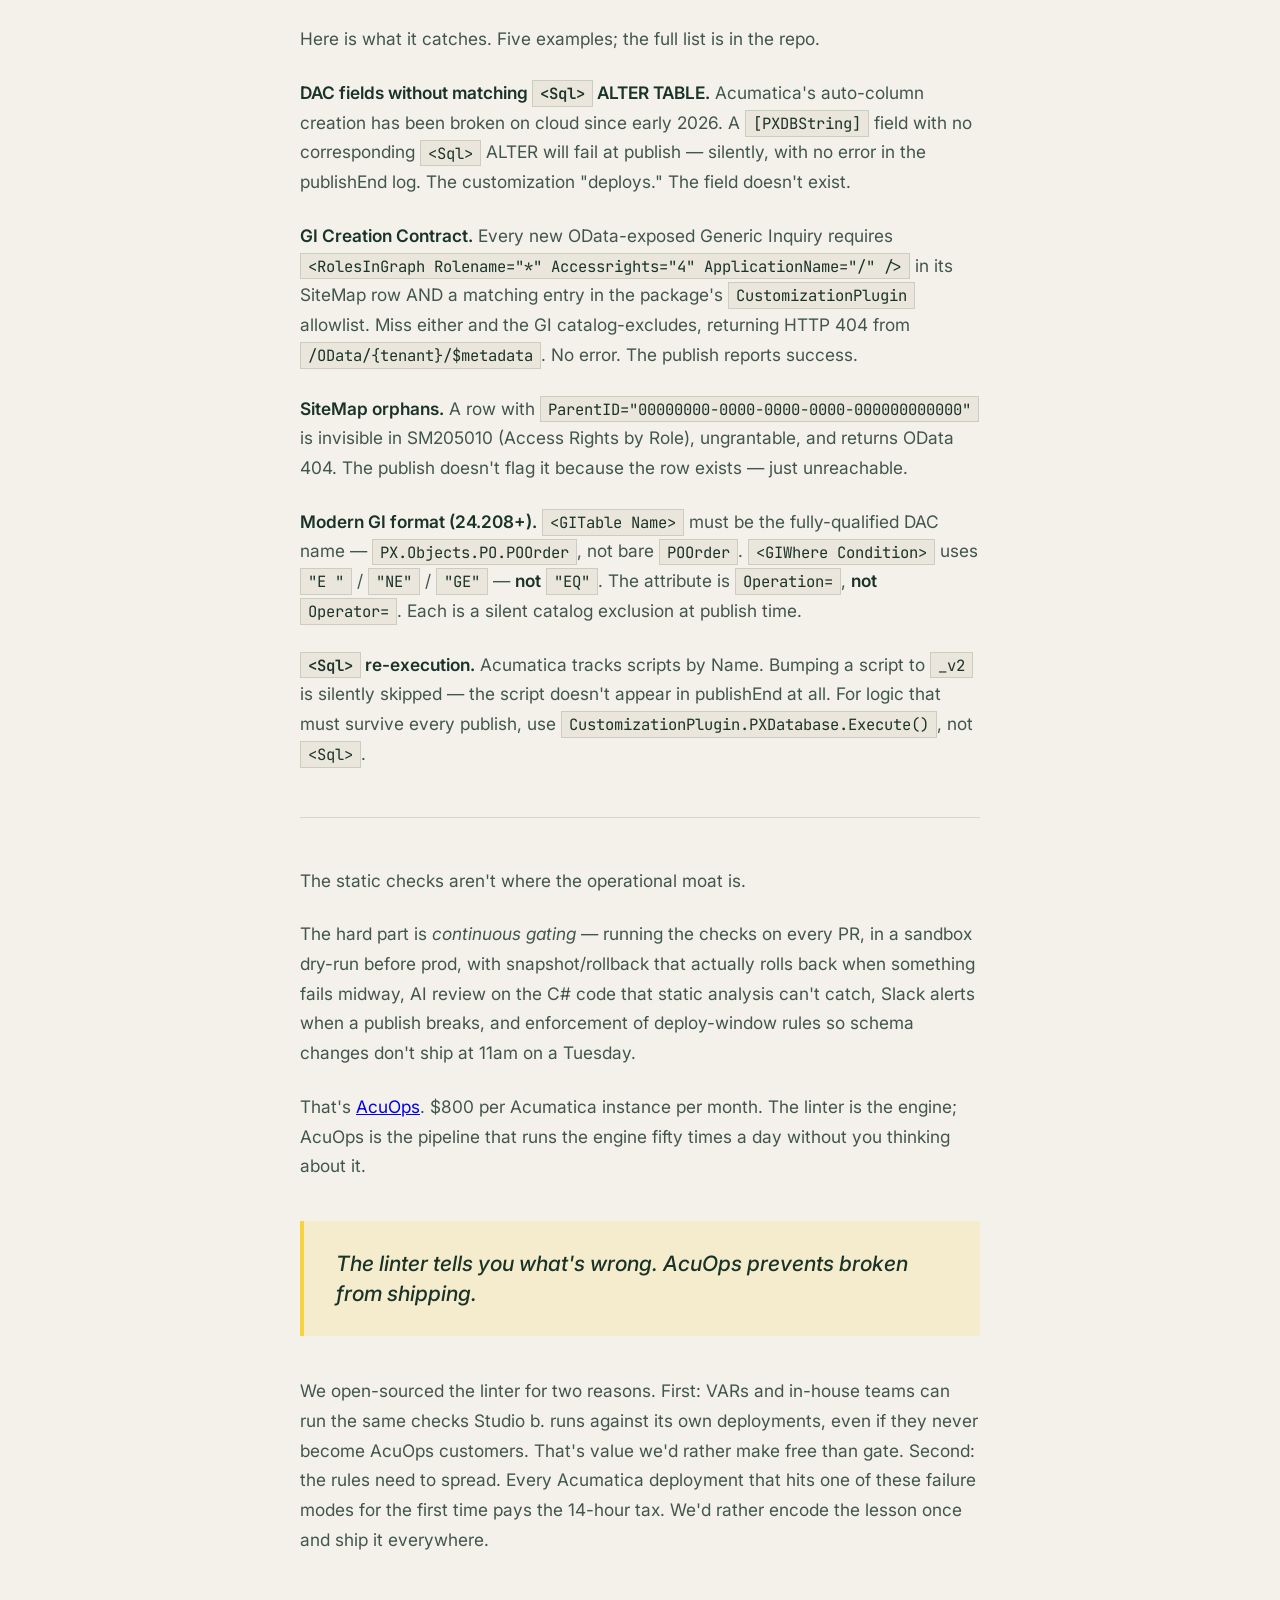
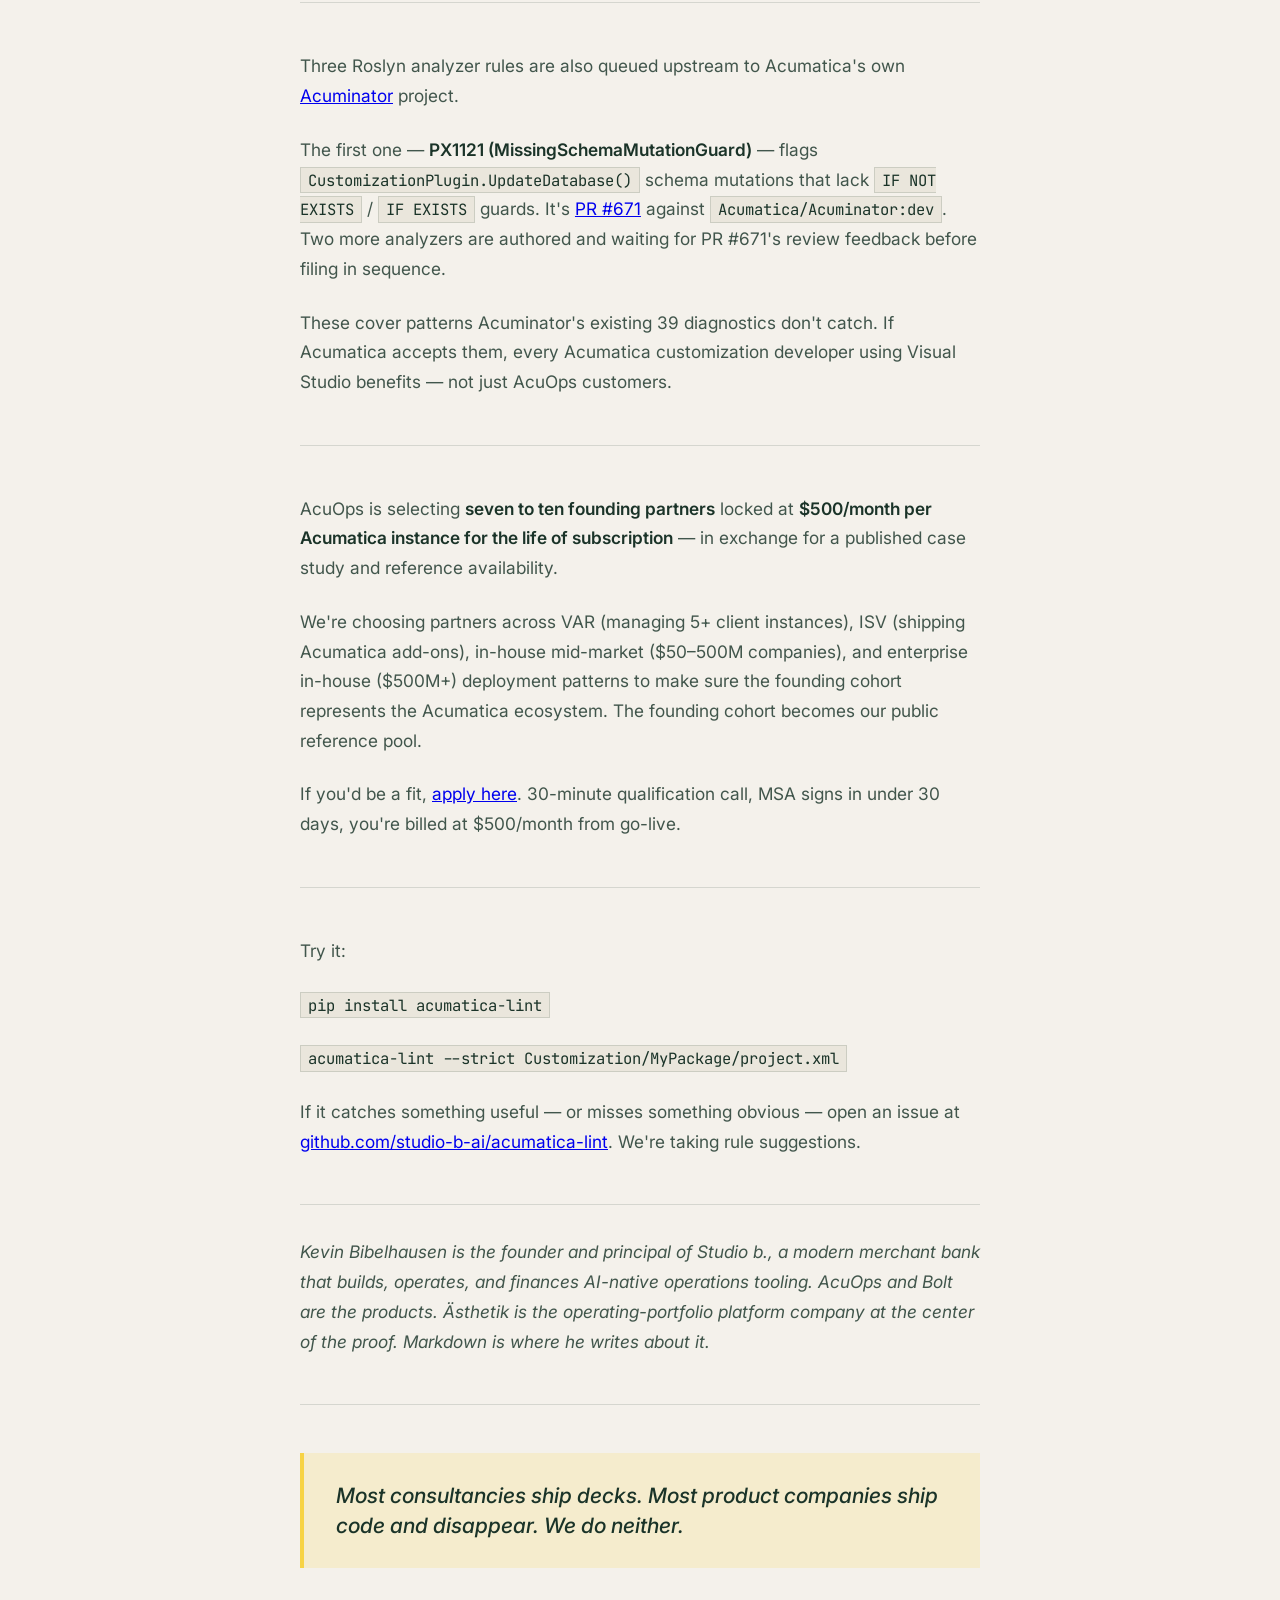
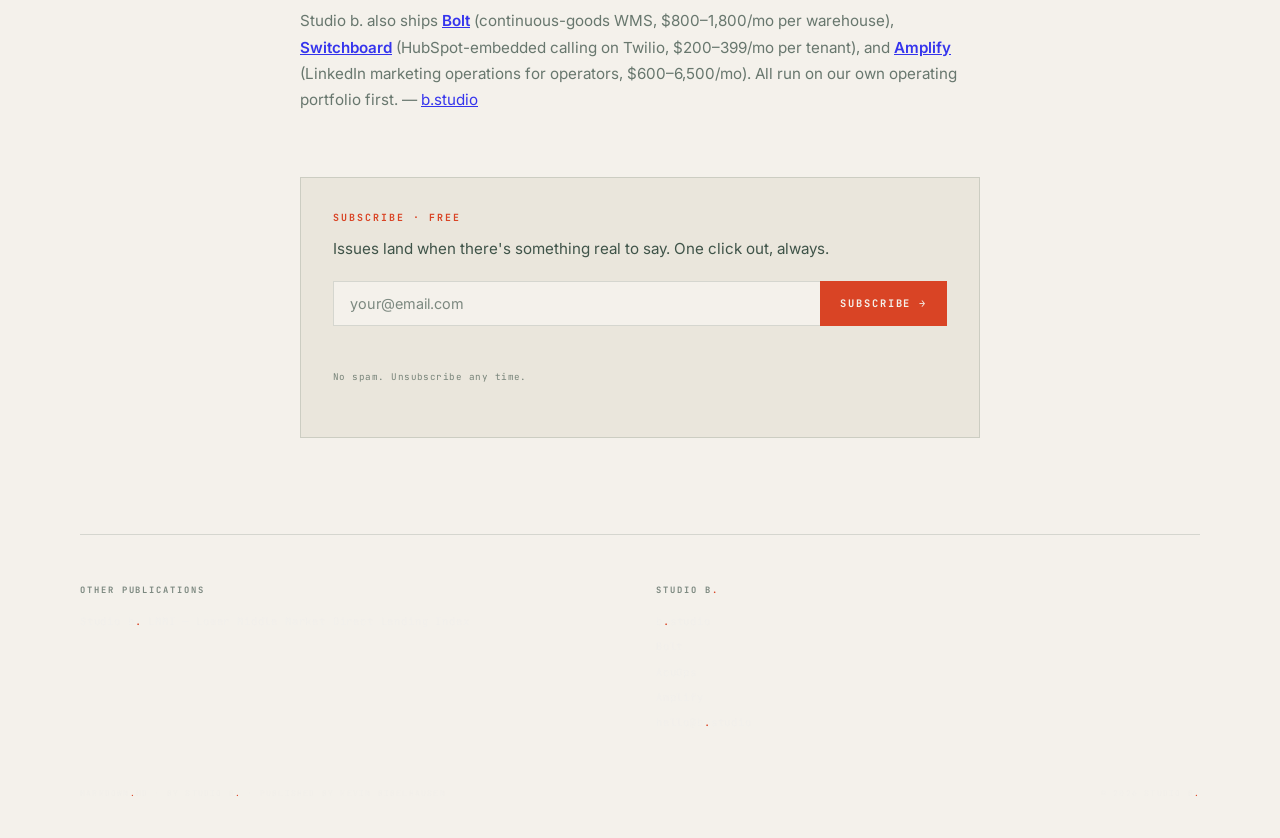
<file: issues/002-acumatica-lint-launch.html>
<!DOCTYPE html>
<html lang="en">
<head>
  <meta charset="UTF-8" />
  <meta name="viewport" content="width=device-width, initial-scale=1.0" />
  <title>Issue 002: 60 ways an Acumatica publish silently fails. And one Python file that catches them. — Markdown, by Studio b.</title>
  <meta name="description" content="We open-sourced the static-check engine inside AcuOps. Free, Apache 2.0, pip install acumatica-lint today. Issue 002 by Kevin Bibelhausen.">
  <meta property="og:type" content="article">
  <meta property="og:site_name" content="Markdown, by Studio b.">
  <meta property="og:title" content="60 ways an Acumatica publish silently fails. And one Python file that catches them.">
  <meta property="og:description" content="We open-sourced the static-check engine inside AcuOps. Free, Apache 2.0, pip install acumatica-lint today.">
  <meta property="og:url" content="https://markdown.b.studio/issues/002-acumatica-lint-launch.html">
  <meta name="twitter:card" content="summary_large_image">
  <link rel="preconnect" href="https://fonts.googleapis.com" />
  <link rel="preconnect" href="https://fonts.gstatic.com" crossorigin />
  <link href="https://fonts.googleapis.com/css2?family=Inter:wght@400;500;600;700;800&family=JetBrains+Mono:wght@400;500;700&display=swap" rel="stylesheet" />
  <link rel="stylesheet" href="/assets/header.css" />
  <style>
    *, *::before, *::after { box-sizing: border-box; margin: 0; padding: 0; }

    :root {
      color-scheme: light;
      --bg:             #F4F1EB;            /* paper */
      --surface:        #EAE6DC;            /* paper-dk — code blocks, callouts */
      --surface-2:      #DFDACE;            /* paper-darker */
      --forest:         #1A3328;
      --display:        #1A3328;            /* primary text — forest */
      --body-text:      rgba(26,51,40,0.82);
      --dim:            rgba(26,51,40,0.55);
      --rule:           rgba(26,51,40,0.14);
      --vermillion:     #D94425;
      --vermillion-12:  rgba(217,68,37,0.12);
      --yolk:           #F7D344;
      --yolk-dim:       rgba(247,211,68,0.85);
      --yolk-45:        rgba(247,211,68,0.45);
      --yolk-08:        rgba(247,211,68,0.18); /* highlight wash */
      --stripe-height:  10px;
    }

    html { height: 100%; scroll-behavior: smooth; }
    body { background: var(--bg); color: var(--body-text); font-family: 'Inter', sans-serif; font-size: 1rem; line-height: 1.65; min-height: 100vh; -webkit-font-smoothing: antialiased; overflow-x: hidden; }

    /* Stripe: see /assets/header.css (family-wide binary-accent system) */

    /* container */
    .surface {
      max-width: 1200px;
      margin: 0 auto;
      padding: 0 2.5rem;
    }

    /* masthead */
    .masthead {
      display: flex; align-items: baseline; justify-content: space-between;
      padding: 1.5rem 0;
      border-bottom: 1px solid var(--rule);
    }
    .bmark {
      font-family: 'JetBrains Mono', monospace;
      font-weight: 700; font-size: 1.5rem;
      color: var(--display); letter-spacing: -0.04em;
      text-decoration: none; line-height: 1;
    }
    .bmark .dot { color: var(--vermillion); }
    .main-nav {
      display: flex; gap: 2rem; align-items: baseline;
      font-family: 'JetBrains Mono', monospace;
      font-size: 0.62rem; font-weight: 700;
      text-transform: uppercase; letter-spacing: 0.18em;
    }
    .main-nav a {
      color: var(--dim); text-decoration: none; transition: color 0.12s;
    }
    .main-nav a:hover { color: var(--vermillion); }
    .nav-back { color: var(--dim); }
    .nav-back:hover { color: var(--display) !important; }
    .nav-issue {
      color: var(--vermillion) !important;
      letter-spacing: 0.12em;
    }

    /* article layout */
    .article-wrap {
      max-width: 680px;
      margin: 0 auto;
      padding: 5rem 0 6rem;
    }

    .article-eyebrow {
      font-family: 'JetBrains Mono', monospace;
      font-size: 0.62rem; font-weight: 700;
      text-transform: uppercase; letter-spacing: 0.22em;
      color: var(--vermillion);
      margin-bottom: 1.25rem;
    }

    .article-h1 {
      font-family: 'Inter', sans-serif;
      font-weight: 700;
      font-size: clamp(2rem, 4vw, 2.8rem);
      line-height: 1.12;
      letter-spacing: -0.022em;
      color: var(--display);
      margin-bottom: 1rem;
    }

    .article-subtitle {
      font-family: 'Inter', sans-serif;
      font-style: italic;
      font-size: 1.15rem;
      line-height: 1.55;
      color: var(--dim);
      margin-bottom: 1.75rem;
    }

    .article-byline {
      font-family: 'JetBrains Mono', monospace;
      font-size: 0.62rem; font-weight: 500;
      text-transform: uppercase; letter-spacing: 0.15em;
      color: var(--dim);
      margin-bottom: 3.5rem;
      padding-bottom: 2rem;
      border-bottom: 1px solid var(--rule);
    }
    .article-byline .vm { color: var(--vermillion); }

    /* body */
    .article-body p {
      font-size: 1.08rem;
      line-height: 1.72;
      color: var(--body-text);
      margin-bottom: 1.5rem;
    }
    .article-body p strong { color: var(--display); font-weight: 600; }

    .article-body code {
      font-family: 'JetBrains Mono', monospace;
      font-size: 0.9em;
      background: var(--surface);
      padding: 0.12em 0.45em;
      border: 1px solid var(--rule);
      color: var(--forest);
      border-radius: 0;
    }

    /* section dividers */
    .article-body hr {
      border: none;
      border-top: 1px solid var(--rule);
      margin: 3rem 0;
    }

    /* pull quotes */
    .pull-quote {
      margin: 2.5rem 0;
      padding: 1.75rem 2rem;
      border-left: 4px solid var(--yolk);
      background: var(--yolk-08);
      font-family: 'Inter', sans-serif;
      font-style: italic;
      font-weight: 500;
      font-size: 1.32rem;
      line-height: 1.4;
      color: var(--display);
    }

    /* bio / sign-off */
    .article-bio {
      margin-top: 3rem;
      padding-top: 2rem;
      border-top: 1px solid var(--rule);
      font-style: italic;
      font-size: 0.92rem;
      line-height: 1.65;
      color: var(--dim);
    }
    .article-bio a {
      color: var(--dim);
      text-decoration: underline;
      text-underline-offset: 3px;
      transition: color 0.12s;
    }
    .article-bio a:hover { color: var(--display); }

    /* subscribe CTA inline */
    .article-subscribe {
      margin-top: 4rem;
      padding: 2rem;
      background: var(--surface);
      border: 1px solid var(--rule);
    }
    .article-subscribe .cta-label {
      font-family: 'JetBrains Mono', monospace;
      font-size: 0.62rem; font-weight: 700;
      text-transform: uppercase; letter-spacing: 0.2em;
      color: var(--vermillion);
      margin-bottom: 0.75rem;
    }
    .article-subscribe p {
      font-size: 0.95rem; line-height: 1.55;
      color: var(--body-text);
      margin-bottom: 1.25rem;
    }
    .article-subscribe form {
      display: flex; gap: 0;
    }
    .article-subscribe input[type="email"] {
      flex: 1;
      background: var(--bg); border: 1px solid var(--rule); border-right: none;
      color: var(--display);
      padding: 0.8rem 1rem;
      font-family: 'Inter', sans-serif; font-size: 0.9rem;
      outline: none; border-radius: 0;
      transition: border-color 0.12s;
    }
    .article-subscribe input[type="email"]:focus { border-color: var(--vermillion); }
    .article-subscribe input[type="email"]::placeholder { color: var(--dim); }
    .article-subscribe .submit-btn {
      background: var(--vermillion); color: var(--bg);
      border: none; padding: 0.8rem 1.25rem;
      font-family: 'JetBrains Mono', monospace;
      font-size: 0.65rem; font-weight: 700;
      text-transform: uppercase; letter-spacing: 0.18em;
      cursor: pointer; transition: background 0.12s;
      white-space: nowrap;
    }
    .article-subscribe .submit-btn:hover { background: #B83820; }
    .article-subscribe .submit-btn[disabled] { opacity: 0.6; cursor: wait; }
    .article-subscribe .footnote {
      margin-top: 0.75rem;
      font-family: 'JetBrains Mono', monospace;
      font-size: 0.58rem; color: var(--dim); letter-spacing: 0.05em;
    }
    .form-status-article {
      font-family: 'JetBrains Mono', monospace;
      font-size: 0.65rem; color: var(--dim);
      margin-top: 0.6rem; min-height: 1em; line-height: 1.5;
    }
    .form-status-article.error { color: var(--vermillion); }
    .form-status-article.ok { color: var(--yolk); }

    /* footer */
    .article-footer {
      border-top: 1px solid var(--rule);
      padding: 3rem 0 2rem;
      display: grid;
      grid-template-columns: 1fr 1fr;
      gap: 2rem;
    }
    .article-footer h4 {
      font-family: 'JetBrains Mono', monospace;
      font-size: 0.55rem; font-weight: 700;
      letter-spacing: 0.22em; text-transform: uppercase;
      color: var(--dim); margin-bottom: 0.75rem;
    }
    .article-footer a {
      display: block;
      font-family: 'JetBrains Mono', monospace;
      font-size: 0.65rem; letter-spacing: 0.08em;
      color: rgba(237,237,237,0.35); text-decoration: none;
      padding: 0.25rem 0; transition: color 0.12s;
    }
    .article-footer a:hover { color: var(--display); }
    .footer-bottom {
      padding: 1.25rem 0 2.5rem;
      display: flex; justify-content: space-between; align-items: center;
      font-family: 'JetBrains Mono', monospace;
      font-size: 0.5rem; letter-spacing: 0.15em; text-transform: uppercase;
      color: rgba(237,237,237,0.2);
      flex-wrap: wrap; gap: 0.5rem;
    }
    .footer-bottom .vm { color: var(--vermillion); }

    /* responsive */
    @media (max-width: 760px) {
      .article-wrap { padding: 3rem 0 4rem; }
      .article-h1 { font-size: 1.9rem; }
      .pull-quote { font-size: 1.15rem; padding: 1.25rem 1.5rem; }
      .article-subscribe form { flex-direction: column; }
      .article-subscribe input[type="email"] { border-right: 1px solid var(--rule); border-bottom: none; }
      .article-subscribe .submit-btn { width: 100%; }
      .article-footer { grid-template-columns: 1fr; }
    }
    @media (max-width: 600px) {
      .surface { padding: 0 1.5rem; }
      .masthead { padding: 1rem 0; }
      .main-nav { gap: 1rem; }
    }
  </style>
</head>
<body>

<div class="caution-stripe"></div>

<div class="surface">

  <div class="masthead">
    <a href="https://b.studio/" class="bmark">b<span class="dot">.</span></a>
    <nav class="main-nav">
      <a href="/" class="nav-back">← Markdown</a>
      <span class="nav-issue">Issue 002</span>
    </nav>
  </div>

  <div class="article-wrap">

    <p class="article-eyebrow">ISSUE 002 · ACUOPS LAUNCH</p>
    <h1 class="article-h1">60 ways an Acumatica publish silently fails. And one Python file that catches them.</h1>
    <p class="article-subtitle">We open-sourced the static-check engine inside AcuOps. Free, Apache 2.0, <code>pip install acumatica-lint</code> today.</p>
    <p class="article-byline">BY KEVIN BIBELHAUSEN <span class="vm">·</span> 2026-05-21</p>

    <div class="article-body">

      <p>A DAC extension shipped to production without a matching <code>&lt;Sql&gt;</code> ALTER TABLE. The publish reported success. The field appeared in <code>$adHocSchema</code>. PUTs returned HTTP 200 with the value echoed in the response body.</p>

      <p>The value was silently dropped on commit. Every write. For seven days.</p>

      <p>We found it because a customer noticed a spreadsheet didn't match the order screen.</p>

      <p>That kind of failure mode is what we built <code>acumatica-lint</code> to catch. Today it's free, open source, Apache 2.0, and on PyPI: <code>pip install acumatica-lint</code>.</p>

      <hr>

      <p>About 60 specific things can go wrong when Acumatica publishes a customization, and most of them produce HTTP 200 from somewhere on the way down. The publish log says "Validates Sql Scripts" without telling you whether any scripts ran. The GI catalog excludes a screen without raising an error. The DAC extension's value lands in <code>$adHocSchema</code> whether or not the endpoint actually maps it.</p>

      <p>None of these are documented in one place. None of them are in Acumatica's official analyzer (Acuminator). Each one costs about 14 hours when it surfaces on a production tenant during business hours.</p>

      <p>We've been running Acumatica deployments at scale for Ästhetik — a mid-market textile group, and the platform company at the heart of Studio b.'s operating portfolio — for years. Every incident produced a rule. The rules turned into <code>validate-project.py</code>. Today that file is <code>acumatica-lint</code>.</p>

      <div class="pull-quote">
        Twenty-five hard-fail validators. Every one encodes a real production incident.
      </div>

      <hr>

      <p>Here is what it catches. Five examples; the full list is in the repo.</p>

      <p><strong>DAC fields without matching <code>&lt;Sql&gt;</code> ALTER TABLE.</strong> Acumatica's auto-column creation has been broken on cloud since early 2026. A <code>[PXDBString]</code> field with no corresponding <code>&lt;Sql&gt;</code> ALTER will fail at publish — silently, with no error in the publishEnd log. The customization "deploys." The field doesn't exist.</p>

      <p><strong>GI Creation Contract.</strong> Every new OData-exposed Generic Inquiry requires <code>&lt;RolesInGraph Rolename="*" Accessrights="4" ApplicationName="/" /&gt;</code> in its SiteMap row AND a matching entry in the package's <code>CustomizationPlugin</code> allowlist. Miss either and the GI catalog-excludes, returning HTTP 404 from <code>/OData/{tenant}/$metadata</code>. No error. The publish reports success.</p>

      <p><strong>SiteMap orphans.</strong> A row with <code>ParentID="00000000-0000-0000-0000-000000000000"</code> is invisible in SM205010 (Access Rights by Role), ungrantable, and returns OData 404. The publish doesn't flag it because the row exists — just unreachable.</p>

      <p><strong>Modern GI format (24.208+).</strong> <code>&lt;GITable Name&gt;</code> must be the fully-qualified DAC name — <code>PX.Objects.PO.POOrder</code>, not bare <code>POOrder</code>. <code>&lt;GIWhere Condition&gt;</code> uses <code>"E "</code> / <code>"NE"</code> / <code>"GE"</code> — <strong>not</strong> <code>"EQ"</code>. The attribute is <code>Operation=</code>, <strong>not</strong> <code>Operator=</code>. Each is a silent catalog exclusion at publish time.</p>

      <p><strong><code>&lt;Sql&gt;</code> re-execution.</strong> Acumatica tracks scripts by Name. Bumping a script to <code>_v2</code> is silently skipped — the script doesn't appear in publishEnd at all. For logic that must survive every publish, use <code>CustomizationPlugin.PXDatabase.Execute()</code>, not <code>&lt;Sql&gt;</code>.</p>

      <hr>

      <p>The static checks aren't where the operational moat is.</p>

      <p>The hard part is <em>continuous gating</em> — running the checks on every PR, in a sandbox dry-run before prod, with snapshot/rollback that actually rolls back when something fails midway, AI review on the C# code that static analysis can't catch, Slack alerts when a publish breaks, and enforcement of deploy-window rules so schema changes don't ship at 11am on a Tuesday.</p>

      <p>That's <a href="https://acuops.com">AcuOps</a>. $800 per Acumatica instance per month. The linter is the engine; AcuOps is the pipeline that runs the engine fifty times a day without you thinking about it.</p>

      <div class="pull-quote">
        The linter tells you what's wrong. AcuOps prevents broken from shipping.
      </div>

      <p>We open-sourced the linter for two reasons. First: VARs and in-house teams can run the same checks Studio b. runs against its own deployments, even if they never become AcuOps customers. That's value we'd rather make free than gate. Second: the rules need to spread. Every Acumatica deployment that hits one of these failure modes for the first time pays the 14-hour tax. We'd rather encode the lesson once and ship it everywhere.</p>

      <hr>

      <p>Three Roslyn analyzer rules are also queued upstream to Acumatica's own <a href="https://github.com/Acumatica/Acuminator">Acuminator</a> project.</p>

      <p>The first one — <strong>PX1121 (MissingSchemaMutationGuard)</strong> — flags <code>CustomizationPlugin.UpdateDatabase()</code> schema mutations that lack <code>IF NOT EXISTS</code> / <code>IF EXISTS</code> guards. It's <a href="https://github.com/Acumatica/Acuminator/pull/671">PR #671</a> against <code>Acumatica/Acuminator:dev</code>. Two more analyzers are authored and waiting for PR #671's review feedback before filing in sequence.</p>

      <p>These cover patterns Acuminator's existing 39 diagnostics don't catch. If Acumatica accepts them, every Acumatica customization developer using Visual Studio benefits — not just AcuOps customers.</p>

      <hr>

      <p>AcuOps is selecting <strong>seven to ten founding partners</strong> locked at <strong>$500/month per Acumatica instance for the life of subscription</strong> — in exchange for a published case study and reference availability.</p>

      <p>We're choosing partners across VAR (managing 5+ client instances), ISV (shipping Acumatica add-ons), in-house mid-market ($50–500M companies), and enterprise in-house ($500M+) deployment patterns to make sure the founding cohort represents the Acumatica ecosystem. The founding cohort becomes our public reference pool.</p>

      <p>If you'd be a fit, <a href="https://acuops.com/founding-partners">apply here</a>. 30-minute qualification call, MSA signs in under 30 days, you're billed at $500/month from go-live.</p>

      <hr>

      <p>Try it:</p>

      <p><code>pip install acumatica-lint</code></p>

      <p><code>acumatica-lint --strict Customization/MyPackage/project.xml</code></p>

      <p>If it catches something useful — or misses something obvious — open an issue at <a href="https://github.com/studio-b-ai/acumatica-lint">github.com/studio-b-ai/acumatica-lint</a>. We're taking rule suggestions.</p>

      <p class="article-bio">Kevin Bibelhausen is the founder and principal of Studio b., a modern merchant bank that builds, operates, and finances AI-native operations tooling. AcuOps and Bolt are the products. Ästhetik is the operating-portfolio platform company at the center of the proof. Markdown is where he writes about it.</p>

      <hr>

      <div class="pull-quote">
        Most consultancies ship decks. Most product companies ship code and disappear. We do neither.
      </div>

      <p style="font-size: 0.95em; opacity: 0.78; margin-top: 1.5em;">Studio b. also ships <strong><a href="https://bolt.b.studio">Bolt</a></strong> (continuous-goods WMS, $800–1,800/mo per warehouse), <strong><a href="https://switchboard.b.studio">Switchboard</a></strong> (HubSpot-embedded calling on Twilio, $200–399/mo per tenant), and <strong><a href="https://amplify.b.studio">Amplify</a></strong> (LinkedIn marketing operations for operators, $600–6,500/mo). All run on our own operating portfolio first. — <a href="https://b.studio">b.studio</a></p>

    </div><!-- /article-body -->

    <!-- inline subscribe CTA -->
    <div class="article-subscribe">
      <p class="cta-label">Subscribe · free</p>
      <p>Issues land when there's something real to say. One click out, always.</p>
      <form id="subscribe-form-article" novalidate>
        <input type="email" id="subscribe-email-article" placeholder="your@email.com" autocomplete="email" required />
        <button class="submit-btn" type="submit">Subscribe →</button>
      </form>
      <p class="form-status-article" id="subscribe-status-article" role="status" aria-live="polite"></p>
      <p class="footnote">No spam. Unsubscribe any time.</p>
    </div>

  </div><!-- /article-wrap -->

  <footer class="article-footer">
    <div>
      <h4>Other publications</h4>
      <a href="https://lmmi.b.studio">Studio b<span style="color:var(--vermillion)">.</span> LMMI — Lower Middle Market Direct Lending Index</a>
    </div>
    <div>
      <h4>Studio b<span style="color:var(--vermillion)">.</span></h4>
      <a href="https://b.studio">b<span style="color:var(--vermillion)">.</span>studio</a>
      <a href="https://bolt.b.studio">Bolt</a>
      <a href="https://acuops.com">AcuOps</a>
      <a href="https://amplify.b.studio">Amplify</a>
      <a href="mailto:hello@b.studio">hello@b<span style="color:var(--vermillion)">.</span>studio</a>
    </div>
  </footer>

  <div class="footer-bottom">
    <span>MARKDOWN<span class="vm">.</span>md · BY STUDIO B<span class="vm">.</span> · PUBLISHED BY KEVIN BIBELHAUSEN</span>
    <span>© 2026 STUDIO B<span class="vm">.</span></span>
  </div>

</div><!-- /surface -->

<script>
(function () {
  var form = document.getElementById('subscribe-form-article');
  var input = document.getElementById('subscribe-email-article');
  var status = document.getElementById('subscribe-status-article');
  var btn = form.querySelector('button[type="submit"]');
  var endpoint = 'https://webhook-router-production-2535.up.railway.app/api/subscribe/markdown';
  form.addEventListener('submit', async function (e) {
    e.preventDefault();
    var email = (input.value || '').trim();
    status.classList.remove('error', 'ok');
    if (!email || !/^[^\s@]+@[^\s@]+\.[^\s@]+$/.test(email)) {
      status.textContent = '// invalid email';
      status.classList.add('error');
      return;
    }
    btn.disabled = true;
    status.textContent = '// subscribing…';
    try {
      var r = await fetch(endpoint, {
        method: 'POST',
        headers: { 'Content-Type': 'application/json' },
        body: JSON.stringify({ email: email, utm_source: 'markdown.b.studio', utm_medium: 'web', utm_campaign: 'subscribe-form-article' }),
      });
      if (!r.ok) throw new Error('http ' + r.status);
      status.textContent = '// subscribed. check your inbox.';
      status.classList.add('ok');
      input.value = '';
    } catch (err) {
      status.textContent = '// could not subscribe — try again later';
      status.classList.add('error');
    } finally {
      btn.disabled = false;
    }
  });
})();
</script>

</body>
</html>
</file>
<file: assets/header.css>
/* ============================================================================
 * Markdown, by Studio b. — family header
 * Binary-accent stripe system (locked 2026-05-06 via /design-consultation).
 *
 * Loaded by every published page on markdown.b.studio. Touch with care.
 *
 * Construction (top → bottom):
 *   1px forest@60 outline + 10px forest/paper diagonal stripe (-45°, 9/9 bands)
 *   + 1px forest@60 outline + 3px solid yolk accent line (cadence signal).
 *
 * Markdown is a CADENCE surface — it gets the yolk accent line.
 * Yolk is the operator/builder family signal across Studio b. surfaces.
 * Structural surfaces (b.studio, invest) wear the bare stripe (no ::after).
 *
 * Co-located outside the page so future content edits to index.html /
 * issues/*.html do not touch the visual layer.
 * ============================================================================ */

.caution-stripe {
  height: 10px;
  background: repeating-linear-gradient(
    -45deg,
    var(--forest, #1A3328) 0, var(--forest, #1A3328) 9px,
    var(--bg,     #F4F1EB) 9px, var(--bg,     #F4F1EB) 18px
  );
  border-top:    1px solid rgba(26, 51, 40, 0.60);
  border-bottom: 1px solid rgba(26, 51, 40, 0.60);
  position: relative;
}

/* Cadence accent — yolk publication seal under the stripe. */
.caution-stripe::after {
  content: '';
  display: block;
  position: absolute;
  left: 0; right: 0; top: 100%;
  height: 3px;
  background: var(--yolk, #F7D344);
}
</file>
